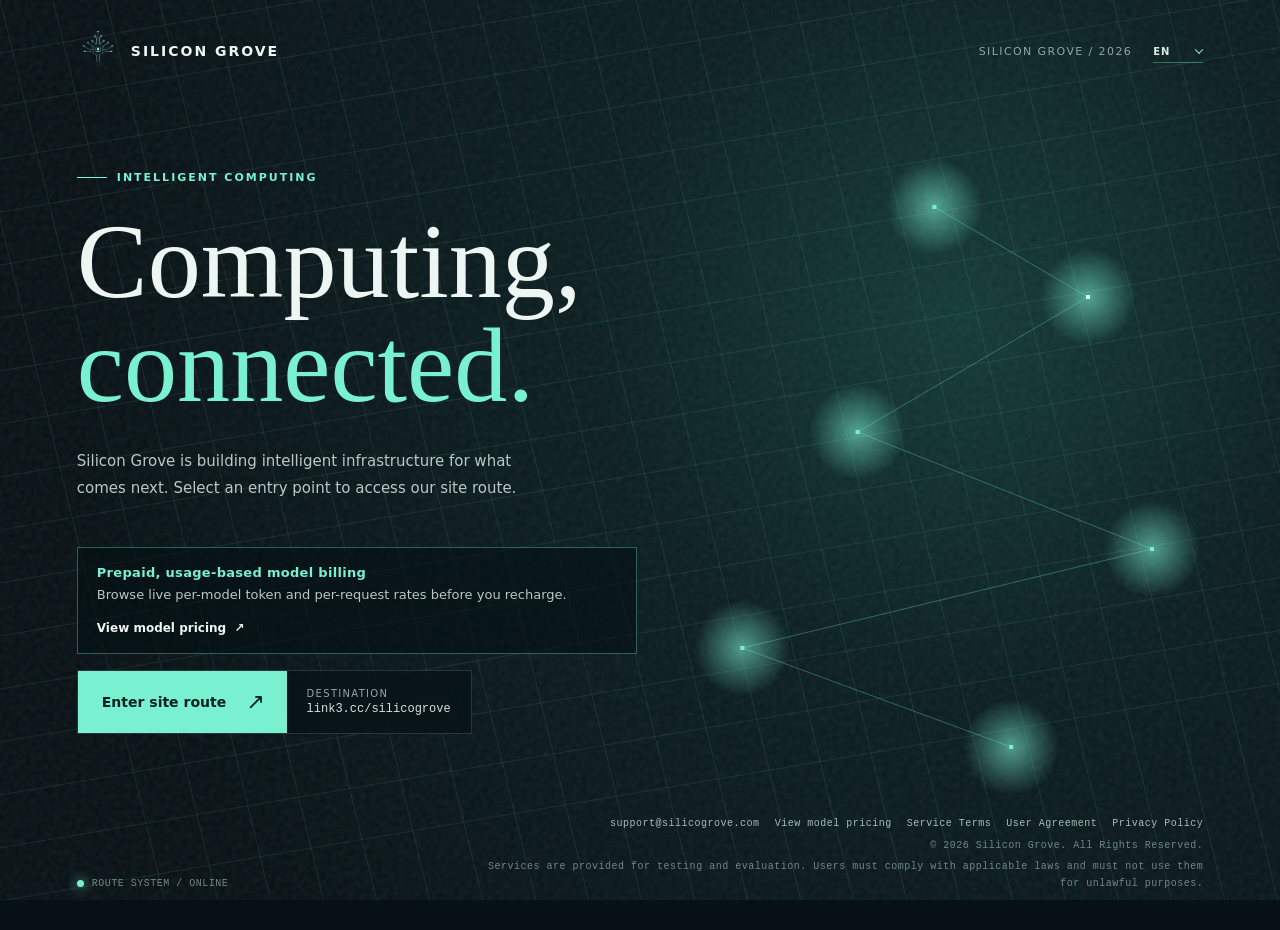
<file: index.html>
<!doctype html>
<html lang="en">
  <head>
    <meta charset="UTF-8" />
    <meta name="viewport" content="width=device-width, initial-scale=1" />
    <meta name="theme-color" content="#071014" />
    <link rel="icon" href="/favicon.png" type="image/png" />
    <meta
      name="description"
      content="Silicon Grove - a route to intelligent computing."
    />
    <title>Silicon Grove | Intelligent Computing</title>
    <style>
      :root {
        color-scheme: dark;
        --ink: #eef6f3;
        --quiet: #91a7a4;
        --line: rgba(200, 234, 226, 0.16);
        --aqua: #79f0d0;
        --deep: #071014;
      }

      * { box-sizing: border-box; }

      html, body { min-height: 100%; }

      body {
        margin: 0;
        overflow-x: hidden;
        color: var(--ink);
        background: var(--deep);
        font-family: Inter, "PingFang SC", "Microsoft YaHei", system-ui, sans-serif;
      }

      #field {
        position: fixed;
        inset: 0;
        width: 100%;
        height: 100%;
        z-index: -2;
      }

      .grain {
        position: fixed;
        inset: 0;
        z-index: -1;
        opacity: .3;
        pointer-events: none;
        background-image: url("data:image/svg+xml,%3Csvg viewBox='0 0 180 180' xmlns='http://www.w3.org/2000/svg'%3E%3Cfilter id='n'%3E%3CfeTurbulence type='fractalNoise' baseFrequency='.9' numOctaves='4' stitchTiles='stitch'/%3E%3C/filter%3E%3Crect width='100%25' height='100%25' filter='url(%23n)' opacity='.28'/%3E%3C/svg%3E");
      }

      .shell {
        min-height: 100svh;
        max-width: 1500px;
        margin: auto;
        padding: 30px clamp(24px, 6vw, 92px) 38px;
        display: grid;
        grid-template-rows: auto 1fr auto;
      }

      header { display: flex; align-items: center; justify-content: space-between; gap: 22px; }

      .mark { display: flex; align-items: center; gap: 12px; }

      .mark-icon {
        width: 42px;
        height: 42px;
        display: block;
        flex: 0 0 42px;
        object-fit: contain;
      }

      .mark-text { font-size: 14px; letter-spacing: 2px; font-weight: 600; }
      .header-tools { display: flex; align-items: center; gap: 21px; }
      .locale { color: var(--quiet); font-size: 11px; letter-spacing: 1.4px; }
      .language-picker { position: relative; }
      .language-picker::after { content: ""; position: absolute; right: 1px; top: 50%; width: 5px; height: 5px; border-right: 1px solid var(--aqua); border-bottom: 1px solid var(--aqua); transform: translateY(-70%) rotate(45deg); pointer-events: none; }
      .language-picker select { appearance: none; border: 0; border-bottom: 1px solid rgba(121, 240, 208, .38); border-radius: 0; padding: 5px 17px 5px 0; color: #d7e8e5; background: transparent; font: 600 10px/1 Inter, "PingFang SC", system-ui, sans-serif; letter-spacing: 1px; cursor: pointer; }
      .language-picker select:focus-visible { outline: 1px solid var(--aqua); outline-offset: 5px; }
      .language-picker option { color: var(--ink); background: #0b191c; }

      main { align-self: center; padding: 11vh 0 9vh; }

      .eyebrow {
        display: flex;
        align-items: center;
        gap: 10px;
        color: var(--aqua);
        margin-bottom: 25px;
        font-size: 11px;
        font-weight: 600;
        letter-spacing: 2px;
      }
      .eyebrow::before { content: ""; width: 30px; height: 1px; background: currentColor; }

      h1 {
        max-width: 850px;
        margin: 0;
        font-family: "Songti SC", "Noto Serif SC", Georgia, serif;
        font-size: clamp(52px, 8.3vw, 124px);
        font-weight: 500;
        line-height: .98;
        letter-spacing: 0;
      }
      h1 span { display: block; }
      h1 [data-i18n="headlineAccent"] { color: var(--aqua); }

      .sr-only { position: absolute; width: 1px; height: 1px; padding: 0; margin: -1px; overflow: hidden; clip: rect(0, 0, 0, 0); white-space: nowrap; border: 0; }

      .intro {
        max-width: 450px;
        margin: 31px 0 45px;
        color: #b8c8c5;
        font-size: 15px;
        line-height: 1.8;
      }

      .pricing-entry {
        width: min(100%, 560px);
        margin: 0 0 16px;
        padding: 17px 19px;
        border: 1px solid rgba(121, 240, 208, .34);
        background: rgba(5, 17, 20, .62);
      }
      .pricing-entry strong { display: block; color: var(--aqua); font-size: 13px; letter-spacing: .3px; }
      .pricing-entry p { margin: 4px 0 11px; color: #b8c8c5; font-size: 13px; line-height: 1.65; }
      .pricing-entry a { display: inline-flex; align-items: center; gap: 8px; color: var(--ink); font-size: 12px; font-weight: 700; text-decoration: none; }
      .pricing-entry a:hover { color: var(--aqua); }
      .pricing-entry a:focus-visible { outline: 2px solid var(--aqua); outline-offset: 4px; }

      .route {
        display: inline-flex;
        flex-wrap: wrap;
        align-items: stretch;
        border: 1px solid var(--line);
        background: rgba(5, 17, 20, .62);
        backdrop-filter: blur(12px);
      }

      .route a {
        min-height: 62px;
        display: flex;
        align-items: center;
        gap: 20px;
        padding: 0 22px 0 24px;
        color: #05211e;
        background: var(--aqua);
        text-decoration: none;
        font-size: 14px;
        font-weight: 700;
        transition: background .2s ease, transform .2s ease;
      }
      .route a:hover { background: #b8ffe9; }
      .route a:focus-visible { outline: 2px solid white; outline-offset: 3px; }
      .arrow { font-size: 22px; line-height: 1; font-weight: 400; }

      .route-meta {
        min-width: 180px;
        padding: 12px 20px;
        display: grid;
        align-content: center;
        gap: 3px;
      }
      .route-meta span { color: var(--quiet); font-size: 10px; letter-spacing: 1.3px; }
      .route-meta strong { font-family: ui-monospace, SFMono-Regular, Menlo, monospace; color: #d5e4e1; font-size: 12px; font-weight: 500; }

      footer { display: flex; justify-content: space-between; align-items: flex-end; gap: 24px; color: #718784; font-family: ui-monospace, SFMono-Regular, Menlo, monospace; font-size: 10px; line-height: 1.7; letter-spacing: .5px; }
      .status { display: flex; gap: 8px; align-items: center; }
      .status i { width: 7px; height: 7px; display: block; border-radius: 50%; background: var(--aqua); box-shadow: 0 0 12px var(--aqua); }
      .legal { max-width: 720px; text-align: right; }
      .legal p { margin: 0; }
      .legal p + p { margin-top: 4px; }
      .footer-links { margin-bottom: 5px; display: flex; flex-wrap: wrap; justify-content: flex-end; gap: 7px 15px; }
      .footer-links a { padding: 0; border: 0; color: #a7bbb7; background: none; font: inherit; letter-spacing: inherit; text-decoration: none; cursor: pointer; }
      .footer-links a:hover { color: var(--aqua); }
      .footer-links a:focus-visible { outline: 1px solid var(--aqua); outline-offset: 4px; }

      @media (max-width: 560px) {
        .shell { padding: 22px 22px 27px; }
        .locale { display: none; }
        .header-tools { gap: 0; }
        main { padding: 9vh 0; }
        h1 { font-size: clamp(48px, 15vw, 76px); }
        .intro { margin: 25px 0 36px; font-size: 14px; }
        .pricing-entry { margin-top: -12px; }
        .route { display: flex; width: 100%; }
        .route a { flex: 1 1 100%; justify-content: space-between; }
        .route-meta { flex: 1 1 100%; border-top: 1px solid var(--line); }
        footer { align-items: flex-start; flex-direction: column; gap: 10px; }
        .legal { max-width: none; text-align: left; }
        .footer-links { justify-content: flex-start; }
      }
    </style>
  </head>
  <body>
    <canvas id="field" aria-hidden="true"></canvas>
    <div class="grain" aria-hidden="true"></div>
    <div class="shell">
      <header>
        <div class="mark" aria-label="Silicon Grove">
          <img class="mark-icon" src="/assets/silicogrove-mark.png" alt="" />
          <span class="mark-text" data-i18n="brand">SILICON GROVE</span>
        </div>
        <div class="header-tools">
          <span class="locale">SILICON GROVE / 2026</span>
          <label class="language-picker">
            <span class="sr-only">Language</span>
            <select id="language" aria-label="Language selector">
              <option value="en">EN</option>
              <option value="zh-CN">简中</option>
              <option value="ja">日本語</option>
              <option value="es">ES</option>
              <option value="fr">FR</option>
              <option value="ru">RU</option>
              <option value="ko">한국어</option>
              <option value="zh-TW">繁中</option>
            </select>
          </label>
        </div>
      </header>

      <main>
        <div class="eyebrow" data-i18n="eyebrow">INTELLIGENT COMPUTING</div>
        <h1><span data-i18n="headline">Computing,</span><span data-i18n="headlineAccent">connected.</span></h1>
        <p class="intro" data-i18n="intro">Silicon Grove is building intelligent infrastructure for what comes next. Select an entry point to access our site route.</p>
        <aside class="pricing-entry" aria-label="Model pricing">
          <strong data-i18n="pricingTitle">Prepaid, usage-based model billing</strong>
          <p data-i18n="pricingDescription">Browse live per-model token and per-request rates before you recharge.</p>
          <a href="https://ai.silicogrove.com/pricing" target="_blank" rel="noopener noreferrer"><span data-i18n="pricingCta">View model pricing</span><span aria-hidden="true">&#8599;</span></a>
        </aside>
        <div class="route">
          <a id="route-link" href="https://link3.cc/silicogrove" target="_blank" rel="noopener noreferrer" aria-label="Enter Silicon Grove site route (opens in a new window)">
            <span data-i18n="cta">Enter site route</span><span class="arrow" aria-hidden="true">&#8599;</span>
          </a>
          <div class="route-meta">
            <span data-i18n="destination">DESTINATION</span>
            <strong>link3.cc/silicogrove</strong>
          </div>
        </div>
      </main>

      <footer>
        <div class="status"><i></i><span data-i18n="status">ROUTE SYSTEM / ONLINE</span></div>
        <div class="legal">
          <nav class="footer-links" aria-label="Legal and contact">
            <a href="mailto:support@silicogrove.com">support@silicogrove.com</a>
            <a href="https://ai.silicogrove.com/pricing" target="_blank" rel="noopener noreferrer" data-i18n="pricingCta">View model pricing</a>
            <a href="/service-terms.html" data-i18n="serviceTerms">Service Terms</a>
            <a href="/user-agreement.html" data-i18n="terms">User Agreement</a>
            <a href="/privacy-policy.html" data-i18n="privacy">Privacy Policy</a>
          </nav>
          <p data-i18n="copyright">&copy; 2026 Silicon Grove. All Rights Reserved.</p>
          <p data-i18n="disclaimer">Services are provided for testing and evaluation. Users must comply with applicable laws and must not use them for unlawful purposes.</p>
        </div>
      </footer>
    </div>
    <script>
      const translations = {
        en: { brand: 'SILICON GROVE', eyebrow: 'INTELLIGENT COMPUTING', headline: 'Computing,', headlineAccent: 'connected.', intro: 'Silicon Grove is building intelligent infrastructure for what comes next. Select an entry point to access our site route.', pricingTitle: 'Prepaid, usage-based model billing', pricingDescription: 'Browse live per-model token and per-request rates before you recharge.', pricingCta: 'View model pricing', cta: 'Enter site route', destination: 'DESTINATION', status: 'ROUTE SYSTEM / ONLINE', serviceTerms: 'Service Terms', terms: 'User Agreement', privacy: 'Privacy Policy', copyright: '© 2026 Silicon Grove. All Rights Reserved.', disclaimer: 'Services are provided for testing and evaluation. Users must comply with applicable laws and must not use them for unlawful purposes.', title: 'Silicon Grove | Intelligent Computing', description: 'Silicon Grove - a route to intelligent computing.', aria: 'Enter the Silicon Grove site route (opens in a new window)' },
        'zh-CN': { brand: '硅碳森林', eyebrow: 'INTELLIGENT COMPUTING', headline: '连接计算的', headlineAccent: '下一种可能', intro: '硅碳森林正在构建面向未来的智能基础设施。请选择入口，进入我们的站点路由。', pricingTitle: '先充值，按模型实际用量计费', pricingDescription: '购买前可查看每个模型按 Token 或按次计费的实时价格。', pricingCta: '查看模型定价', cta: '进入站点路由', destination: 'DESTINATION', status: 'ROUTE SYSTEM / ONLINE', serviceTerms: '服务条款', terms: '用户协议', privacy: '隐私政策', copyright: '© 2026 硅碳森林。保留所有权利。', disclaimer: '本站服务仅用于测试和体验。用户须遵守所在地适用法律法规，不得将服务用于任何违法用途。', title: '硅碳森林 | Silicon Grove', description: '硅碳森林 - 面向智能计算的站点路由。', aria: '进入硅碳森林站点路由（新窗口打开）' },
        ja: { brand: 'シリコン・グローブ', eyebrow: 'INTELLIGENT COMPUTING', headline: '計算をつなぐ、', headlineAccent: '次の可能性。', intro: 'Silicon Grove は、次代に向けたインテリジェント・インフラストラクチャを構築しています。入口を選択し、サイトルートへお進みください。', cta: 'サイトルートへ', destination: 'DESTINATION', status: 'ROUTE SYSTEM / ONLINE', serviceTerms: 'サービス利用規約', terms: '利用規約', privacy: 'プライバシーポリシー', copyright: '© 2026 Silicon Grove. All Rights Reserved.', disclaimer: '本サービスはテストおよび評価目的で提供されます。適用法令を遵守し、違法な目的で使用しないでください。', title: 'Silicon Grove | インテリジェント・コンピューティング', description: 'Silicon Grove - インテリジェント・コンピューティングへのルート。', aria: 'Silicon Grove のサイトルートへ進む（新しいウィンドウで開きます）' },
        es: { brand: 'SILICON GROVE', eyebrow: 'COMPUTACIÓN INTELIGENTE', headline: 'Conectar el', headlineAccent: 'cómputo.', intro: 'Silicon Grove construye infraestructura inteligente para el futuro. Elige un acceso para entrar a nuestra ruta del sitio.', cta: 'Entrar a la ruta', destination: 'DESTINO', status: 'SISTEMA DE RUTA / EN LÍNEA', serviceTerms: 'Términos del servicio', terms: 'Acuerdo de usuario', privacy: 'Política de privacidad', copyright: '© 2026 Silicon Grove. Todos los derechos reservados.', disclaimer: 'Los servicios se ofrecen para pruebas y evaluación. Los usuarios deben cumplir las leyes aplicables y no utilizarlos con fines ilícitos.', title: 'Silicon Grove | Computación inteligente', description: 'Silicon Grove - una ruta hacia la computación inteligente.', aria: 'Entrar a la ruta del sitio de Silicon Grove (se abre en una ventana nueva)' },
        fr: { brand: 'SILICON GROVE', eyebrow: 'INFORMATIQUE INTELLIGENTE', headline: 'Relier le', headlineAccent: 'calcul.', intro: 'Silicon Grove construit une infrastructure intelligente pour l’avenir. Sélectionnez une entrée pour accéder à notre itinéraire.', cta: 'Accéder au site', destination: 'DESTINATION', status: 'SYSTÈME DE ROUTAGE / EN LIGNE', serviceTerms: 'Conditions de service', terms: 'Conditions d’utilisation', privacy: 'Politique de confidentialité', copyright: '© 2026 Silicon Grove. Tous droits réservés.', disclaimer: 'Les services sont fournis à des fins de test et d’évaluation. Les utilisateurs doivent respecter les lois applicables et ne pas les utiliser à des fins illicites.', title: 'Silicon Grove | Informatique intelligente', description: 'Silicon Grove - une voie vers l’informatique intelligente.', aria: 'Accéder à l’itinéraire du site Silicon Grove (s’ouvre dans une nouvelle fenêtre)' },
        ru: { brand: 'SILICON GROVE', eyebrow: 'ИНТЕЛЛЕКТУАЛЬНЫЕ ВЫЧИСЛЕНИЯ', headline: 'Соединяя', headlineAccent: 'вычисления.', intro: 'Silicon Grove создаёт интеллектуальную инфраструктуру для будущего. Выберите вход, чтобы перейти к маршруту сайта.', cta: 'Перейти к сайту', destination: 'НАЗНАЧЕНИЕ', status: 'СИСТЕМА МАРШРУТИЗАЦИИ / В СЕТИ', serviceTerms: 'Условия обслуживания', terms: 'Пользовательское соглашение', privacy: 'Политика конфиденциальности', copyright: '© 2026 Silicon Grove. Все права защищены.', disclaimer: 'Сервисы предоставляются для тестирования и оценки. Пользователи обязаны соблюдать применимое законодательство и не использовать их в незаконных целях.', title: 'Silicon Grove | Интеллектуальные вычисления', description: 'Silicon Grove — маршрут к интеллектуальным вычислениям.', aria: 'Перейти к маршруту сайта Silicon Grove (откроется в новом окне)' },
        ko: { brand: '실리콘 그로브', eyebrow: 'INTELLIGENT COMPUTING', headline: '컴퓨팅을 잇는', headlineAccent: '다음 가능성.', intro: 'Silicon Grove는 미래를 위한 지능형 인프라를 구축합니다. 입구를 선택해 사이트 경로로 이동하세요.', cta: '사이트 경로로 이동', destination: 'DESTINATION', status: 'ROUTE SYSTEM / ONLINE', serviceTerms: '서비스 약관', terms: '이용약관', privacy: '개인정보 처리방침', copyright: '© 2026 Silicon Grove. All Rights Reserved.', disclaimer: '서비스는 테스트 및 평가 목적으로 제공됩니다. 사용자는 관련 법률을 준수하고 불법적인 목적으로 사용해서는 안 됩니다.', title: 'Silicon Grove | 지능형 컴퓨팅', description: 'Silicon Grove - 지능형 컴퓨팅을 향한 경로.', aria: 'Silicon Grove 사이트 경로로 이동 (새 창에서 열림)' },
        'zh-TW': { brand: '矽碳森林', eyebrow: 'INTELLIGENT COMPUTING', headline: '連結運算的', headlineAccent: '下一種可能', intro: '矽碳森林正在建構面向未來的智慧基礎設施。請選擇入口，進入我們的站點路由。', cta: '進入站點路由', destination: 'DESTINATION', status: 'ROUTE SYSTEM / ONLINE', serviceTerms: '服務條款', terms: '使用者協議', privacy: '隱私政策', copyright: '© 2026 矽碳森林。保留所有權利。', disclaimer: '本站服務僅供測試與體驗。使用者須遵守所在地適用法律，不得將服務用於任何違法用途。', title: '矽碳森林 | Silicon Grove', description: '矽碳森林 - 面向智慧運算的站點路由。', aria: '進入矽碳森林站點路由（新視窗開啟）' }
      };

      const legalTranslations = {
        en: {
          close: 'Close',
          termsTitle: 'User Agreement',
          termsBody: [
            'Effective date: August 8, 2026. By accessing or using Silicon Grove services, you agree to this User Agreement. If you do not agree, please do not use the services.',
            'Permitted use. You may use the services only for lawful testing, evaluation, learning, and other authorized purposes. You must not abuse the services, interfere with their operation, bypass access controls, infringe intellectual property or privacy rights, or create, distribute, or facilitate unlawful or harmful content.',
            'Third-party services. The site may link to or rely on third-party services. Their availability, content, and practices are controlled by their respective providers and are subject to their own terms and policies.',
            'Availability and liability. Services are provided “as is” and “as available” without warranties to the extent permitted by law. Silicon Grove does not guarantee uninterrupted or error-free operation and is not liable for indirect, incidental, or consequential losses arising from use of the services.',
            'Changes and contact. We may update the services or this Agreement when reasonably necessary. Continued use after an update constitutes acceptance of the revised terms. Questions may be sent to support@silicogrove.com.'
          ],
          privacyTitle: 'Privacy Policy',
          privacyBody: [
            'Effective date: August 8, 2026. This Privacy Policy explains how Silicon Grove handles information when you visit this site or contact us.',
            'Information we process. We may receive information you voluntarily provide by email. Our hosting and security providers may process basic technical data such as IP address, browser type, request time, referring page, and diagnostic logs. This site stores your selected language locally in your browser.',
            'How information is used. We use information to operate and secure the site, respond to inquiries, prevent abuse, diagnose problems, comply with legal obligations, and improve the services. We do not sell personal information.',
            'Sharing and retention. Information may be shared with service providers that support hosting, security, and communications, or when required by law. We retain information only as long as reasonably necessary for these purposes and then delete or anonymize it where practical.',
            'Your choices and contact. You can clear the saved language preference through your browser settings. Subject to applicable law, you may request access, correction, or deletion of personal information by contacting support@silicogrove.com.'
          ]
        },
        'zh-CN': {
          close: '关闭',
          termsTitle: '用户协议',
          termsBody: [
            '生效日期：2026年8月8日。访问或使用硅碳森林服务即表示您同意本用户协议；如您不同意，请停止使用相关服务。',
            '允许的用途。您只能将服务用于合法的测试、体验、学习及其他已获授权的目的。您不得滥用服务、干扰服务运行、绕过访问控制、侵犯知识产权或隐私权，也不得制作、传播或协助任何违法或有害内容。',
            '第三方服务。本站可能链接或依赖第三方服务，其可用性、内容及处理方式由相应服务商负责，并适用其各自的条款和政策。',
            '可用性与责任。服务在法律允许的范围内按“现状”和“可用状态”提供，不作任何保证。硅碳森林不保证服务不间断或无错误，对因使用服务产生的间接、附带或后果性损失不承担责任。',
            '变更与联系。我们可在合理必要时更新服务或本协议；更新后继续使用即视为接受修订内容。如有问题，请联系 support@silicogrove.com。'
          ],
          privacyTitle: '隐私政策',
          privacyBody: [
            '生效日期：2026年8月8日。本隐私政策说明您访问本站或联系我们时，硅碳森林如何处理相关信息。',
            '我们处理的信息。我们可能收到您通过电子邮件主动提供的信息。托管与安全服务商可能处理IP地址、浏览器类型、请求时间、来源页面及诊断日志等基本技术数据。本站还会在您的浏览器本地保存所选语言。',
            '信息用途。我们使用相关信息来运营和保护网站、回复咨询、防止滥用、排查故障、履行法律义务及改进服务。我们不会出售个人信息。',
            '共享与保存。信息可能会提供给支持托管、安全和通信的服务商，或在法律要求时予以披露。我们仅在实现上述目的所合理需要的期限内保存信息，之后会在可行情况下删除或匿名化。',
            '您的选择与联系。您可通过浏览器设置清除已保存的语言偏好。依适用法律，您可联系 support@silicogrove.com 请求访问、更正或删除个人信息。'
          ]
        },
        ja: {
          close: '閉じる',
          termsTitle: '利用規約',
          termsBody: [
            '発効日：2026年8月8日。Silicon Grove のサービスにアクセスまたは利用することにより、本利用規約に同意したものとみなされます。同意しない場合は利用しないでください。',
            '許可される利用。本サービスは、合法的なテスト、評価、学習および承認された目的にのみ利用できます。サービスの悪用、運営妨害、アクセス制御の回避、知的財産権・プライバシー権の侵害、違法または有害なコンテンツの作成・配布は禁止します。',
            '第三者サービス。本サイトは第三者サービスへのリンクまたは依存を含む場合があります。その可用性、内容および取扱いには各提供者の規約とポリシーが適用されます。',
            '可用性と責任。法令で認められる範囲で、サービスは「現状有姿」かつ「提供可能な状態」で提供されます。中断やエラーがないことを保証せず、利用に起因する間接的・付随的・結果的損害について責任を負いません。',
            '変更と連絡。合理的に必要な場合、サービスまたは本規約を更新することがあります。更新後の継続利用は改定への同意を意味します。お問い合わせは support@silicogrove.com までお願いします。'
          ],
          privacyTitle: 'プライバシーポリシー',
          privacyBody: [
            '発効日：2026年8月8日。本ポリシーは、本サイトの訪問またはお問い合わせの際に Silicon Grove が情報を取り扱う方法を説明します。',
            '取り扱う情報。メールで任意に提供された情報を受領する場合があります。ホスティングおよびセキュリティ事業者は、IPアドレス、ブラウザ種別、リクエスト時刻、参照元、診断ログ等を処理する場合があります。選択した言語はブラウザ内に保存されます。',
            '利用目的。サイトの運営・保護、問い合わせ対応、不正利用防止、障害調査、法的義務の履行およびサービス改善のために使用します。個人情報を販売することはありません。',
            '共有と保存。ホスティング、セキュリティ、通信を支援する事業者、または法令に基づく場合に情報を共有することがあります。必要な期間のみ保持し、その後は可能な範囲で削除または匿名化します。',
            '選択と連絡。ブラウザ設定から言語設定を削除できます。適用法令に基づくアクセス、訂正または削除の請求は support@silicogrove.com までご連絡ください。'
          ]
        },
        es: {
          close: 'Cerrar',
          termsTitle: 'Acuerdo de usuario',
          termsBody: [
            'Fecha de entrada en vigor: 8 de agosto de 2026. Al acceder o utilizar los servicios de Silicon Grove, aceptas este Acuerdo. Si no estás de acuerdo, no utilices los servicios.',
            'Uso permitido. Solo puedes utilizar los servicios para pruebas, evaluación, aprendizaje y otros fines autorizados y legales. No debes abusar de los servicios, interferir en su funcionamiento, eludir controles de acceso, infringir derechos ni crear o distribuir contenido ilegal o perjudicial.',
            'Servicios de terceros. El sitio puede enlazar o depender de servicios de terceros. Su disponibilidad, contenido y prácticas están bajo el control de sus proveedores y sujetos a sus propios términos y políticas.',
            'Disponibilidad y responsabilidad. Los servicios se ofrecen “tal cual” y “según disponibilidad”, sin garantías en la medida permitida por la ley. No garantizamos un funcionamiento ininterrumpido o libre de errores ni respondemos por pérdidas indirectas o consecuentes.',
            'Cambios y contacto. Podemos actualizar los servicios o este Acuerdo cuando sea razonablemente necesario. El uso continuado implica la aceptación de los términos revisados. Contacto: support@silicogrove.com.'
          ],
          privacyTitle: 'Política de privacidad',
          privacyBody: [
            'Fecha de entrada en vigor: 8 de agosto de 2026. Esta Política explica cómo Silicon Grove trata la información cuando visitas el sitio o nos contactas.',
            'Información tratada. Podemos recibir la información que envíes voluntariamente por correo. Los proveedores de alojamiento y seguridad pueden tratar datos técnicos como dirección IP, navegador, hora de solicitud, página de referencia y registros de diagnóstico. El idioma elegido se guarda localmente en tu navegador.',
            'Uso de la información. La utilizamos para operar y proteger el sitio, responder consultas, prevenir abusos, diagnosticar problemas, cumplir obligaciones legales y mejorar los servicios. No vendemos información personal.',
            'Cesión y conservación. Podemos compartir información con proveedores de alojamiento, seguridad y comunicaciones, o cuando la ley lo exija. La conservamos solo durante el tiempo razonablemente necesario y después la eliminamos o anonimizamos cuando sea posible.',
            'Opciones y contacto. Puedes borrar el idioma guardado desde el navegador. Según la ley aplicable, puedes solicitar acceso, corrección o eliminación escribiendo a support@silicogrove.com.'
          ]
        },
        fr: {
          close: 'Fermer',
          termsTitle: 'Conditions d’utilisation',
          termsBody: [
            'Date d’entrée en vigueur : 8 août 2026. En accédant aux services Silicon Grove ou en les utilisant, vous acceptez les présentes Conditions. Si vous les refusez, veuillez ne pas utiliser les services.',
            'Utilisation autorisée. Les services sont réservés aux tests, à l’évaluation, à l’apprentissage et à d’autres finalités légales autorisées. Il est interdit d’en abuser, d’en perturber le fonctionnement, de contourner les contrôles d’accès, de violer des droits ou de créer et diffuser des contenus illégaux ou préjudiciables.',
            'Services tiers. Le site peut contenir des liens vers des services tiers ou s’appuyer sur eux. Leur disponibilité, leur contenu et leurs pratiques relèvent de leurs fournisseurs et de leurs propres conditions et politiques.',
            'Disponibilité et responsabilité. Les services sont fournis « en l’état » et « selon disponibilité », sans garantie dans les limites autorisées par la loi. Nous ne garantissons pas un fonctionnement continu ou sans erreur et déclinons toute responsabilité pour les pertes indirectes ou consécutives.',
            'Modifications et contact. Nous pouvons mettre à jour les services ou ces Conditions lorsque cela est raisonnablement nécessaire. La poursuite de l’utilisation vaut acceptation. Contact : support@silicogrove.com.'
          ],
          privacyTitle: 'Politique de confidentialité',
          privacyBody: [
            'Date d’entrée en vigueur : 8 août 2026. Cette Politique explique comment Silicon Grove traite les informations lorsque vous consultez ce site ou nous contactez.',
            'Informations traitées. Nous pouvons recevoir les informations envoyées volontairement par e-mail. Nos prestataires d’hébergement et de sécurité peuvent traiter des données techniques telles que l’adresse IP, le navigateur, l’heure de requête, la page référente et les journaux de diagnostic. La langue choisie est enregistrée localement dans votre navigateur.',
            'Utilisation. Nous utilisons ces informations pour exploiter et sécuriser le site, répondre aux demandes, prévenir les abus, diagnostiquer les problèmes, respecter nos obligations légales et améliorer les services. Nous ne vendons pas les données personnelles.',
            'Partage et conservation. Les informations peuvent être partagées avec nos prestataires d’hébergement, de sécurité et de communication, ou lorsque la loi l’exige. Elles sont conservées uniquement pendant la durée raisonnablement nécessaire, puis supprimées ou anonymisées lorsque cela est possible.',
            'Vos choix et contact. Vous pouvez supprimer la langue enregistrée dans les réglages du navigateur. Selon la loi applicable, vous pouvez demander l’accès, la rectification ou la suppression à support@silicogrove.com.'
          ]
        },
        ru: {
          close: 'Закрыть',
          termsTitle: 'Пользовательское соглашение',
          termsBody: [
            'Дата вступления в силу: 8 августа 2026 г. Используя сервисы Silicon Grove, вы принимаете настоящее Соглашение. Если вы не согласны с ним, не используйте сервисы.',
            'Разрешённое использование. Сервисы можно использовать только для законного тестирования, оценки, обучения и иных разрешённых целей. Запрещены злоупотребление сервисами, вмешательство в их работу, обход контроля доступа, нарушение прав и создание или распространение незаконного либо вредоносного контента.',
            'Сторонние сервисы. Сайт может содержать ссылки на сторонние сервисы или зависеть от них. Их доступность, содержание и правила определяются соответствующими поставщиками и регулируются их условиями и политиками.',
            'Доступность и ответственность. Сервисы предоставляются «как есть» и «по мере доступности» без гарантий в пределах, допускаемых законом. Мы не гарантируем непрерывную или безошибочную работу и не отвечаем за косвенные или последующие убытки.',
            'Изменения и связь. При разумной необходимости мы можем обновлять сервисы или Соглашение. Продолжение использования означает принятие изменений. Вопросы: support@silicogrove.com.'
          ],
          privacyTitle: 'Политика конфиденциальности',
          privacyBody: [
            'Дата вступления в силу: 8 августа 2026 г. Настоящая Политика объясняет, как Silicon Grove обрабатывает информацию при посещении сайта или обращении к нам.',
            'Обрабатываемая информация. Мы можем получать данные, добровольно отправленные по электронной почте. Поставщики хостинга и безопасности могут обрабатывать IP-адрес, тип браузера, время запроса, страницу-источник и диагностические журналы. Выбранный язык сохраняется локально в браузере.',
            'Цели использования. Информация используется для работы и защиты сайта, ответа на обращения, предотвращения злоупотреблений, диагностики, исполнения юридических обязанностей и улучшения сервисов. Мы не продаём персональные данные.',
            'Передача и хранение. Информация может передаваться поставщикам хостинга, безопасности и связи либо раскрываться по требованию закона. Она хранится только разумно необходимый срок, после чего удаляется или обезличивается, когда это возможно.',
            'Ваши права и связь. Языковые настройки можно удалить в браузере. В соответствии с применимым законом запросы на доступ, исправление или удаление можно направить на support@silicogrove.com.'
          ]
        },
        ko: {
          close: '닫기',
          termsTitle: '이용약관',
          termsBody: [
            '시행일: 2026년 8월 8일. Silicon Grove 서비스에 접속하거나 이용하면 본 약관에 동의한 것으로 간주됩니다. 동의하지 않는 경우 서비스를 이용하지 마십시오.',
            '허용된 이용. 서비스는 합법적인 테스트, 평가, 학습 및 승인된 목적으로만 사용할 수 있습니다. 서비스 남용, 운영 방해, 접근 통제 우회, 지식재산권 또는 개인정보 침해, 불법 또는 유해 콘텐츠의 제작과 배포는 금지됩니다.',
            '제3자 서비스. 사이트는 제3자 서비스로 연결되거나 이에 의존할 수 있습니다. 해당 서비스의 가용성, 콘텐츠 및 처리 방식에는 각 제공자의 약관과 정책이 적용됩니다.',
            '가용성 및 책임. 법률이 허용하는 범위에서 서비스는 “있는 그대로” 및 “이용 가능한 상태로” 제공됩니다. 중단이나 오류가 없음을 보장하지 않으며, 서비스 이용으로 인한 간접적 또는 결과적 손실에 책임을 지지 않습니다.',
            '변경 및 문의. 합리적으로 필요한 경우 서비스 또는 약관을 변경할 수 있습니다. 변경 후 계속 이용하면 개정 약관에 동의한 것으로 간주됩니다. 문의: support@silicogrove.com.'
          ],
          privacyTitle: '개인정보 처리방침',
          privacyBody: [
            '시행일: 2026년 8월 8일. 본 방침은 사이트 방문 또는 문의 시 Silicon Grove가 정보를 처리하는 방식을 설명합니다.',
            '처리 정보. 이메일로 자발적으로 제공한 정보를 받을 수 있습니다. 호스팅 및 보안 제공자는 IP 주소, 브라우저 유형, 요청 시간, 유입 페이지 및 진단 로그 등의 기술 정보를 처리할 수 있습니다. 선택한 언어는 브라우저에 로컬로 저장됩니다.',
            '이용 목적. 사이트 운영과 보호, 문의 답변, 악용 방지, 문제 진단, 법적 의무 준수 및 서비스 개선을 위해 사용합니다. 개인정보를 판매하지 않습니다.',
            '공유 및 보관. 호스팅, 보안, 통신 제공자와 정보를 공유하거나 법률상 요구되는 경우 공개할 수 있습니다. 목적에 합리적으로 필요한 기간만 보관한 뒤 가능한 경우 삭제하거나 익명화합니다.',
            '선택 및 문의. 브라우저 설정에서 저장된 언어를 삭제할 수 있습니다. 관련 법률에 따른 열람, 정정 또는 삭제 요청은 support@silicogrove.com으로 보내주십시오.'
          ]
        },
        'zh-TW': {
          close: '關閉',
          termsTitle: '使用者協議',
          termsBody: [
            '生效日期：2026年8月8日。存取或使用矽碳森林服務即表示您同意本使用者協議；如不同意，請停止使用相關服務。',
            '允許用途。您僅可將服務用於合法的測試、體驗、學習及其他獲授權目的。不得濫用服務、干擾運作、規避存取控制、侵害智慧財產權或隱私權，也不得製作、散布或協助任何違法或有害內容。',
            '第三方服務。本站可能連結或依賴第三方服務，其可用性、內容及處理方式由相應供應商負責，並適用其各自的條款與政策。',
            '可用性與責任。服務在法律允許範圍內依「現況」與「可用狀態」提供，不作任何保證。矽碳森林不保證服務不中斷或無錯誤，對使用服務所生的間接、附帶或衍生損失不負責任。',
            '變更與聯絡。我們可在合理必要時更新服務或本協議；更新後繼續使用即視為接受修訂內容。如有問題，請聯絡 support@silicogrove.com。'
          ],
          privacyTitle: '隱私政策',
          privacyBody: [
            '生效日期：2026年8月8日。本隱私政策說明您造訪本站或聯絡我們時，矽碳森林如何處理相關資訊。',
            '我們處理的資訊。我們可能收到您透過電子郵件主動提供的資訊。託管與安全服務商可能處理IP位址、瀏覽器類型、請求時間、來源頁面及診斷紀錄等基本技術資料。本站亦會在瀏覽器本機儲存所選語言。',
            '資訊用途。我們使用相關資訊來營運與保護網站、回覆詢問、防止濫用、排查問題、履行法律義務及改善服務。我們不會出售個人資訊。',
            '分享與保存。資訊可能提供給支援託管、安全和通訊的服務商，或在法律要求時揭露。我們僅在實現上述目的所合理需要的期間保存資訊，之後會在可行情況下刪除或匿名化。',
            '您的選擇與聯絡。您可透過瀏覽器設定清除已儲存的語言偏好。依適用法律，您可聯絡 support@silicogrove.com 請求存取、更正或刪除個人資訊。'
          ]
        }
      };

      const languageSelect = document.getElementById('language');
      const routeLink = document.getElementById('route-link');
      const initialLanguage = localStorage.getItem('silicon-grove-language') || 'en';
      let currentLanguage = translations[initialLanguage] ? initialLanguage : 'en';

      function setLanguage(language) {
        currentLanguage = translations[language] ? language : 'en';
        const content = translations[currentLanguage];
        document.documentElement.lang = currentLanguage;
        document.title = content.title;
        document.querySelector('meta[name="description"]').content = content.description;
        document.querySelectorAll('[data-i18n]').forEach((element) => {
          element.textContent = content[element.dataset.i18n] ?? translations.en[element.dataset.i18n];
        });
        routeLink.setAttribute('aria-label', content.aria);
        languageSelect.value = currentLanguage;
        localStorage.setItem('silicon-grove-language', currentLanguage);
      }

      languageSelect.addEventListener('change', (event) => setLanguage(event.target.value));
      setLanguage(initialLanguage);

      const canvas = document.getElementById('field');
      const ctx = canvas.getContext('2d');
      let width, height, dpr;

      function draw() {
        dpr = Math.min(window.devicePixelRatio || 1, 2);
        width = window.innerWidth;
        height = window.innerHeight;
        canvas.width = width * dpr;
        canvas.height = height * dpr;
        canvas.style.width = width + 'px';
        canvas.style.height = height + 'px';
        ctx.setTransform(dpr, 0, 0, dpr, 0, 0);
        const gradient = ctx.createRadialGradient(width * .75, height * .35, 0, width * .75, height * .35, Math.max(width, height) * .7);
        gradient.addColorStop(0, '#123a36');
        gradient.addColorStop(.42, '#0a1d20');
        gradient.addColorStop(1, '#071014');
        ctx.fillStyle = gradient;
        ctx.fillRect(0, 0, width, height);

        const spacing = Math.max(48, Math.round(width / 24));
        ctx.strokeStyle = 'rgba(139, 223, 204, 0.10)';
        ctx.lineWidth = 1;
        for (let x = -spacing; x < width + spacing; x += spacing) {
          ctx.beginPath(); ctx.moveTo(x, 0); ctx.lineTo(x + width * .17, height); ctx.stroke();
        }
        for (let y = 0; y < height + spacing; y += spacing) {
          ctx.beginPath(); ctx.moveTo(0, y); ctx.lineTo(width, y - width * .17); ctx.stroke();
        }

        const nodes = [ [.73,.23], [.85,.33], [.67,.48], [.9,.61], [.58,.72], [.79,.83] ];
        ctx.strokeStyle = 'rgba(121, 240, 208, .32)';
        ctx.lineWidth = 1;
        for (let i = 0; i < nodes.length - 1; i++) {
          ctx.beginPath(); ctx.moveTo(nodes[i][0] * width, nodes[i][1] * height); ctx.lineTo(nodes[i + 1][0] * width, nodes[i + 1][1] * height); ctx.stroke();
        }
        nodes.forEach(([x, y], i) => {
          const px = x * width, py = y * height;
          const glow = ctx.createRadialGradient(px, py, 0, px, py, 48);
          glow.addColorStop(0, 'rgba(121, 240, 208, .6)'); glow.addColorStop(1, 'rgba(121, 240, 208, 0)');
          ctx.fillStyle = glow; ctx.fillRect(px - 48, py - 48, 96, 96);
          ctx.fillStyle = i === 1 ? '#d9fff4' : '#79f0d0'; ctx.fillRect(px - 2, py - 2, 4, 4);
        });
      }
      draw();
      window.addEventListener('resize', draw, { passive: true });
    </script>
  </body>
</html>
</file>
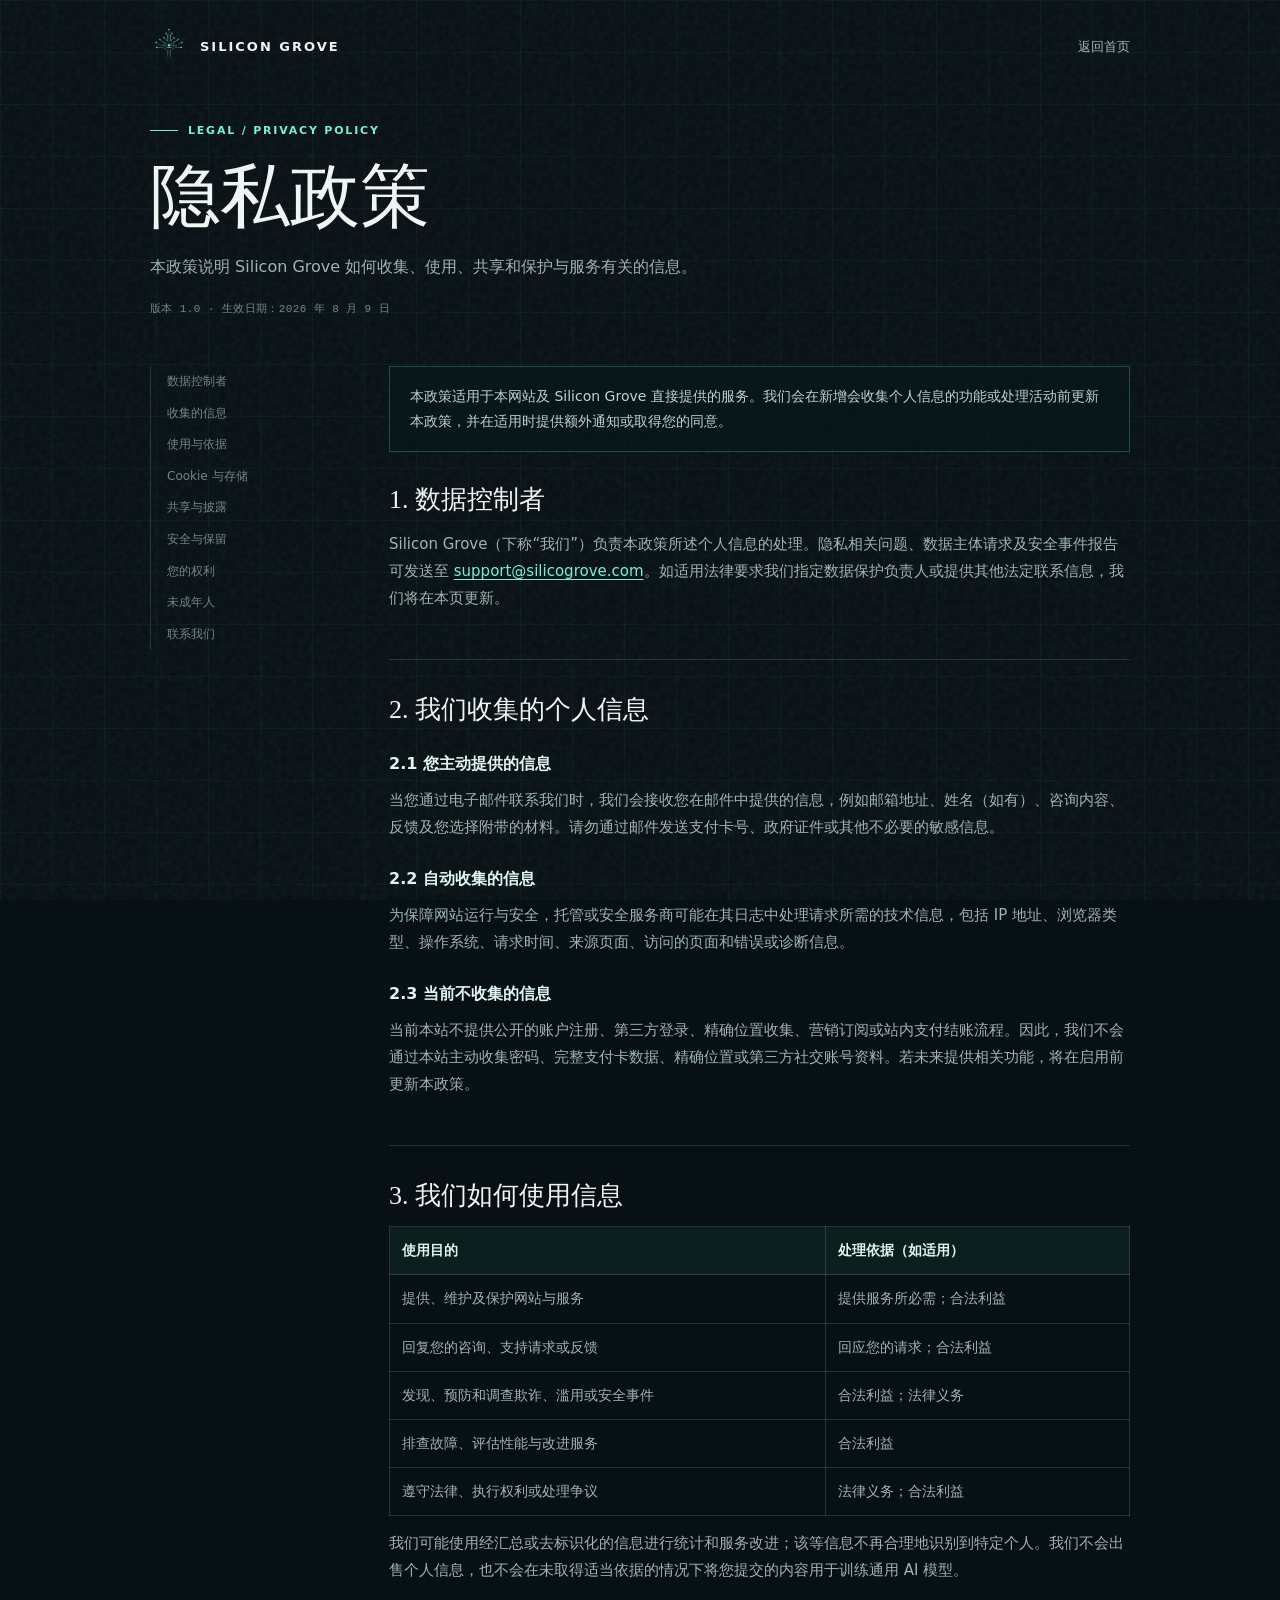
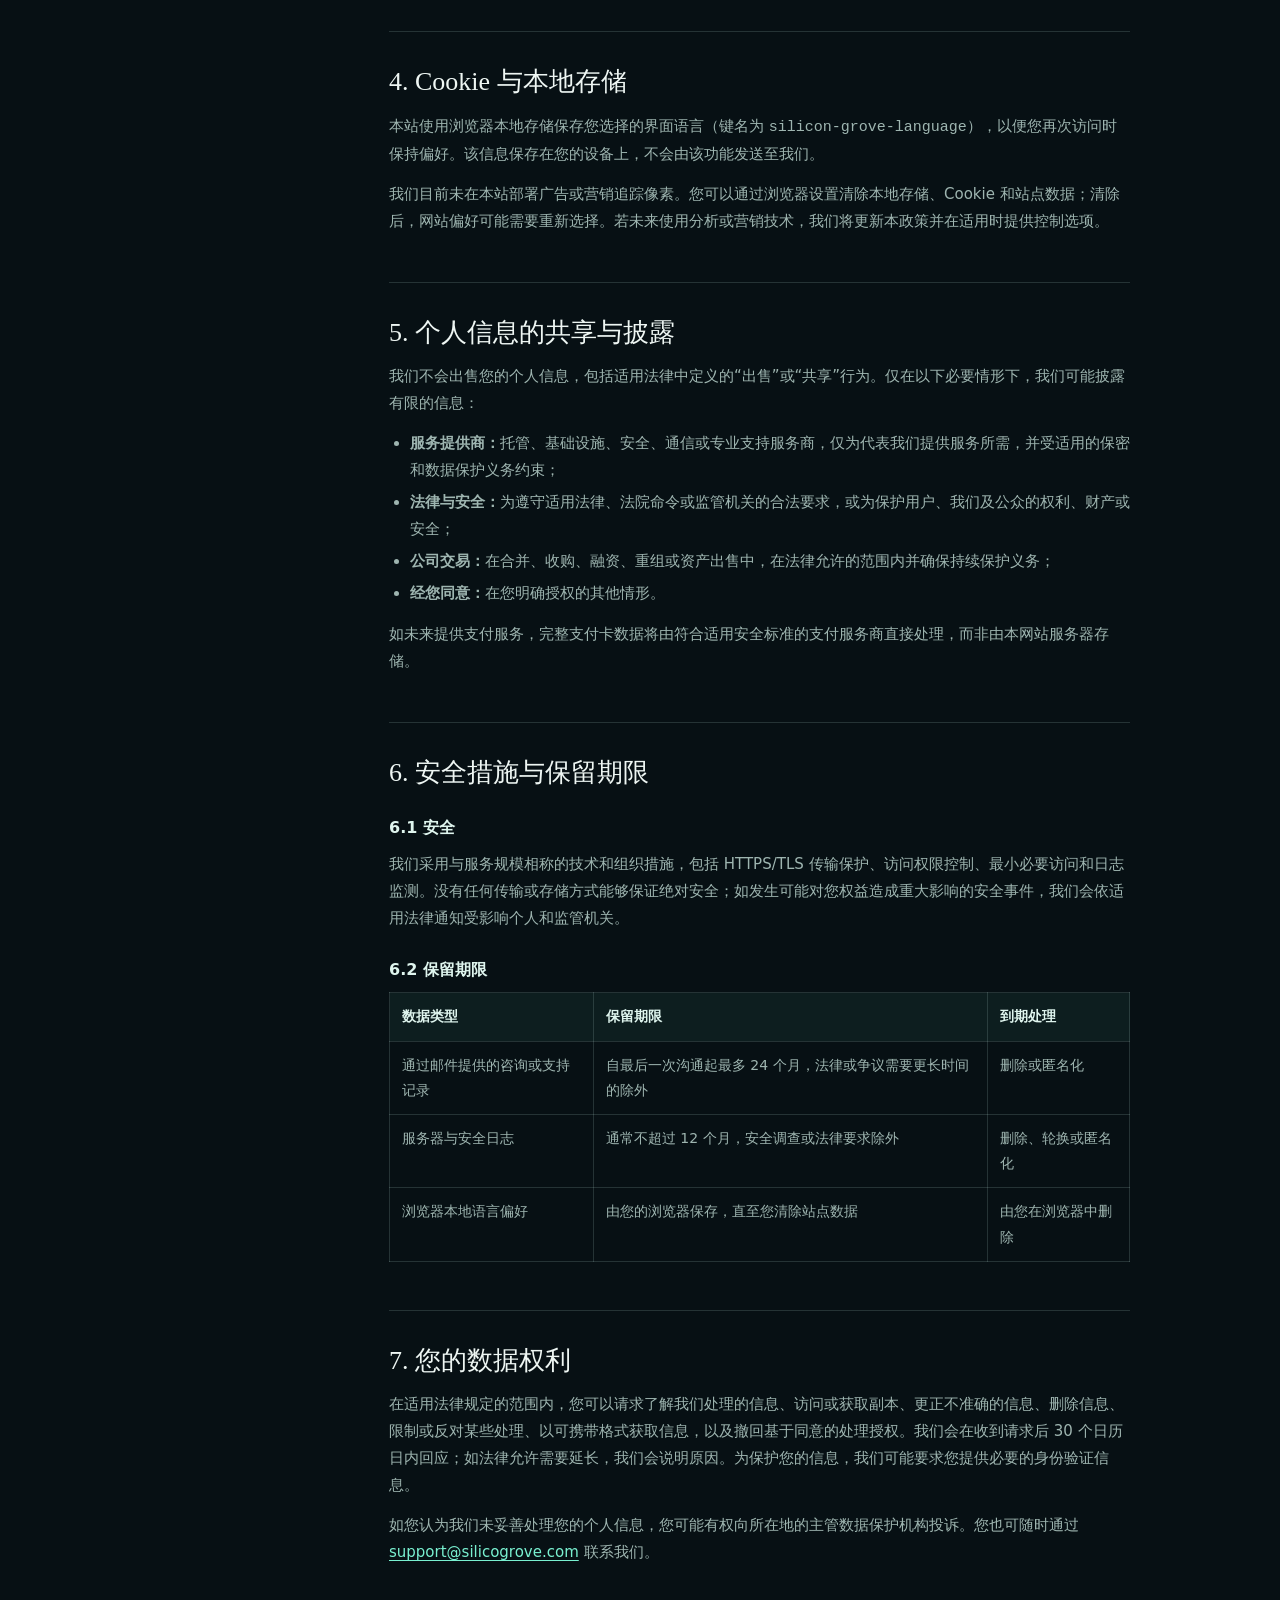
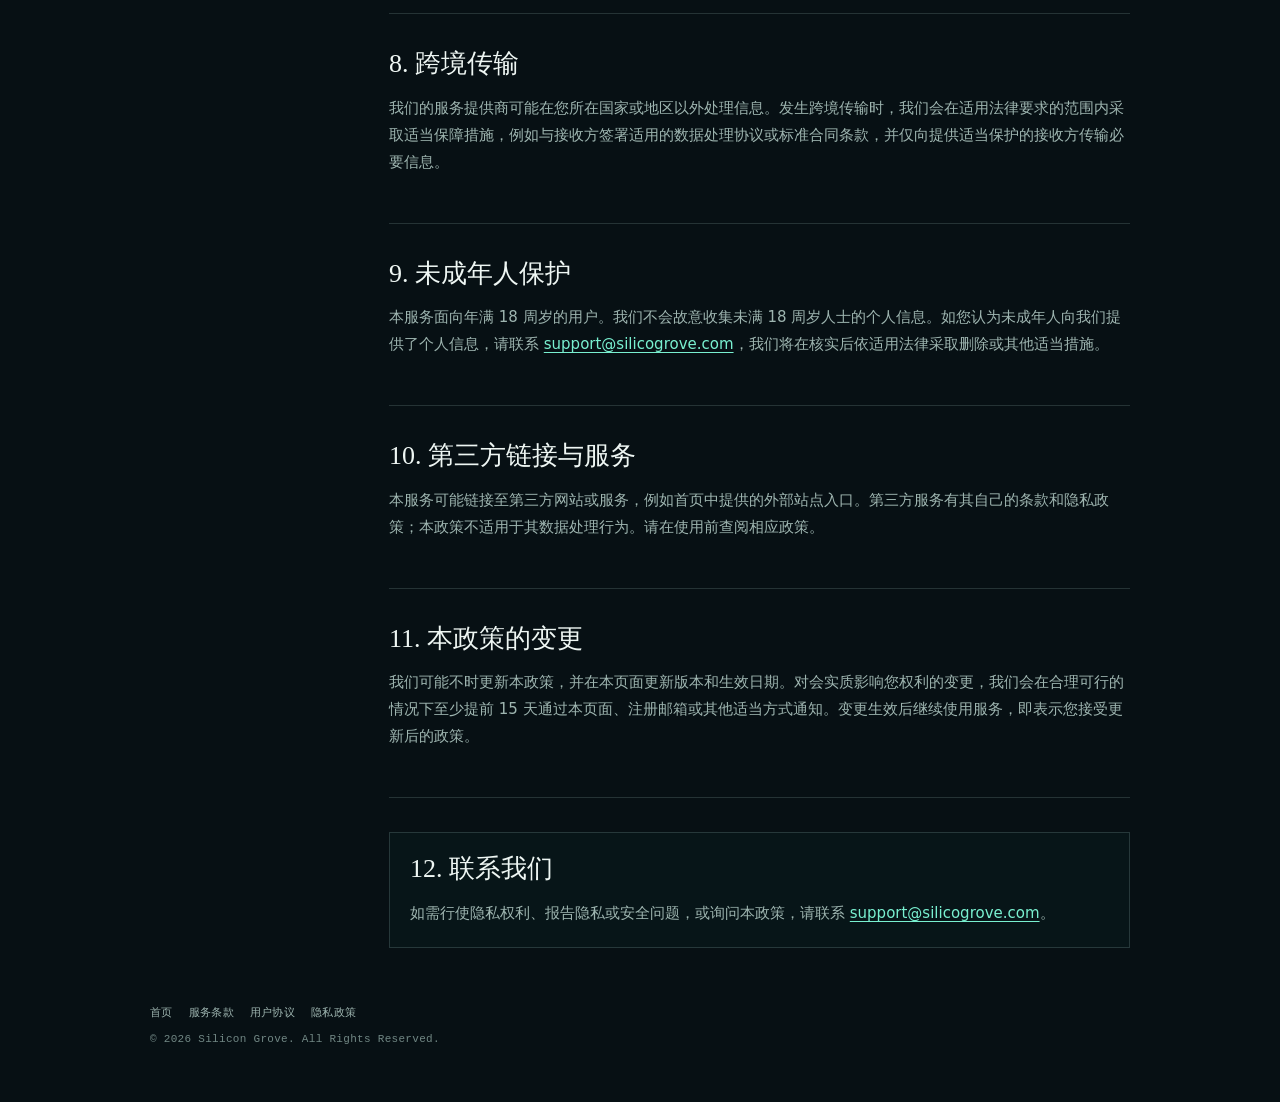
<file: privacy-policy.html>
<!doctype html>
<html lang="zh-CN">
  <head><meta charset="UTF-8" /><meta name="viewport" content="width=device-width, initial-scale=1" /><meta name="theme-color" content="#071014" /><meta name="description" content="Silicon Grove 隐私政策" /><link rel="icon" href="/favicon.png" type="image/png" /><link rel="stylesheet" href="/legal.css" /><title>隐私政策 | Silicon Grove</title></head>
  <body><div class="field" aria-hidden="true"></div><div class="grain" aria-hidden="true"></div><div class="shell">
    <header><a class="brand" href="/"><img src="/assets/silicogrove-mark.png" alt="" /><span>SILICON GROVE</span></a><a class="back" href="/">返回首页</a></header>
    <main><section class="hero"><p class="eyebrow">LEGAL / PRIVACY POLICY</p><h1>隐私政策</h1><p class="lede">本政策说明 Silicon Grove 如何收集、使用、共享和保护与服务有关的信息。</p><p class="meta">版本 1.0 · 生效日期：2026 年 8 月 9 日</p></section>
      <div class="layout"><nav class="toc" aria-label="隐私政策目录"><a href="#controller">数据控制者</a><a href="#collect">收集的信息</a><a href="#use">使用与依据</a><a href="#cookies">Cookie 与存储</a><a href="#sharing">共享与披露</a><a href="#security">安全与保留</a><a href="#rights">您的权利</a><a href="#children">未成年人</a><a href="#contact">联系我们</a></nav><article class="content">
        <p class="notice">本政策适用于本网站及 Silicon Grove 直接提供的服务。我们会在新增会收集个人信息的功能或处理活动前更新本政策，并在适用时提供额外通知或取得您的同意。</p>
        <section class="section" id="controller"><h2>1. 数据控制者</h2><p>Silicon Grove（下称“我们”）负责本政策所述个人信息的处理。隐私相关问题、数据主体请求及安全事件报告可发送至 <a href="mailto:support@silicogrove.com">support@silicogrove.com</a>。如适用法律要求我们指定数据保护负责人或提供其他法定联系信息，我们将在本页更新。</p></section>
        <section class="section" id="collect"><h2>2. 我们收集的个人信息</h2><h3>2.1 您主动提供的信息</h3><p>当您通过电子邮件联系我们时，我们会接收您在邮件中提供的信息，例如邮箱地址、姓名（如有）、咨询内容、反馈及您选择附带的材料。请勿通过邮件发送支付卡号、政府证件或其他不必要的敏感信息。</p><h3>2.2 自动收集的信息</h3><p>为保障网站运行与安全，托管或安全服务商可能在其日志中处理请求所需的技术信息，包括 IP 地址、浏览器类型、操作系统、请求时间、来源页面、访问的页面和错误或诊断信息。</p><h3>2.3 当前不收集的信息</h3><p>当前本站不提供公开的账户注册、第三方登录、精确位置收集、营销订阅或站内支付结账流程。因此，我们不会通过本站主动收集密码、完整支付卡数据、精确位置或第三方社交账号资料。若未来提供相关功能，将在启用前更新本政策。</p></section>
        <section class="section" id="use"><h2>3. 我们如何使用信息</h2><table><thead><tr><th>使用目的</th><th>处理依据（如适用）</th></tr></thead><tbody><tr><td>提供、维护及保护网站与服务</td><td>提供服务所必需；合法利益</td></tr><tr><td>回复您的咨询、支持请求或反馈</td><td>回应您的请求；合法利益</td></tr><tr><td>发现、预防和调查欺诈、滥用或安全事件</td><td>合法利益；法律义务</td></tr><tr><td>排查故障、评估性能与改进服务</td><td>合法利益</td></tr><tr><td>遵守法律、执行权利或处理争议</td><td>法律义务；合法利益</td></tr></tbody></table><p>我们可能使用经汇总或去标识化的信息进行统计和服务改进；该等信息不再合理地识别到特定个人。我们不会出售个人信息，也不会在未取得适当依据的情况下将您提交的内容用于训练通用 AI 模型。</p></section>
        <section class="section" id="cookies"><h2>4. Cookie 与本地存储</h2><p>本站使用浏览器本地存储保存您选择的界面语言（键名为 <code>silicon-grove-language</code>），以便您再次访问时保持偏好。该信息保存在您的设备上，不会由该功能发送至我们。</p><p>我们目前未在本站部署广告或营销追踪像素。您可以通过浏览器设置清除本地存储、Cookie 和站点数据；清除后，网站偏好可能需要重新选择。若未来使用分析或营销技术，我们将更新本政策并在适用时提供控制选项。</p></section>
        <section class="section" id="sharing"><h2>5. 个人信息的共享与披露</h2><p>我们不会出售您的个人信息，包括适用法律中定义的“出售”或“共享”行为。仅在以下必要情形下，我们可能披露有限的信息：</p><ul><li><strong>服务提供商：</strong>托管、基础设施、安全、通信或专业支持服务商，仅为代表我们提供服务所需，并受适用的保密和数据保护义务约束；</li><li><strong>法律与安全：</strong>为遵守适用法律、法院命令或监管机关的合法要求，或为保护用户、我们及公众的权利、财产或安全；</li><li><strong>公司交易：</strong>在合并、收购、融资、重组或资产出售中，在法律允许的范围内并确保持续保护义务；</li><li><strong>经您同意：</strong>在您明确授权的其他情形。</li></ul><p>如未来提供支付服务，完整支付卡数据将由符合适用安全标准的支付服务商直接处理，而非由本网站服务器存储。</p></section>
        <section class="section" id="security"><h2>6. 安全措施与保留期限</h2><h3>6.1 安全</h3><p>我们采用与服务规模相称的技术和组织措施，包括 HTTPS/TLS 传输保护、访问权限控制、最小必要访问和日志监测。没有任何传输或存储方式能够保证绝对安全；如发生可能对您权益造成重大影响的安全事件，我们会依适用法律通知受影响个人和监管机关。</p><h3>6.2 保留期限</h3><table><thead><tr><th>数据类型</th><th>保留期限</th><th>到期处理</th></tr></thead><tbody><tr><td>通过邮件提供的咨询或支持记录</td><td>自最后一次沟通起最多 24 个月，法律或争议需要更长时间的除外</td><td>删除或匿名化</td></tr><tr><td>服务器与安全日志</td><td>通常不超过 12 个月，安全调查或法律要求除外</td><td>删除、轮换或匿名化</td></tr><tr><td>浏览器本地语言偏好</td><td>由您的浏览器保存，直至您清除站点数据</td><td>由您在浏览器中删除</td></tr></tbody></table></section>
        <section class="section" id="rights"><h2>7. 您的数据权利</h2><p>在适用法律规定的范围内，您可以请求了解我们处理的信息、访问或获取副本、更正不准确的信息、删除信息、限制或反对某些处理、以可携带格式获取信息，以及撤回基于同意的处理授权。我们会在收到请求后 30 个日历日内回应；如法律允许需要延长，我们会说明原因。为保护您的信息，我们可能要求您提供必要的身份验证信息。</p><p>如您认为我们未妥善处理您的个人信息，您可能有权向所在地的主管数据保护机构投诉。您也可随时通过 <a href="mailto:support@silicogrove.com">support@silicogrove.com</a> 联系我们。</p></section>
        <section class="section" id="transfers"><h2>8. 跨境传输</h2><p>我们的服务提供商可能在您所在国家或地区以外处理信息。发生跨境传输时，我们会在适用法律要求的范围内采取适当保障措施，例如与接收方签署适用的数据处理协议或标准合同条款，并仅向提供适当保护的接收方传输必要信息。</p></section>
        <section class="section" id="children"><h2>9. 未成年人保护</h2><p>本服务面向年满 18 周岁的用户。我们不会故意收集未满 18 周岁人士的个人信息。如您认为未成年人向我们提供了个人信息，请联系 <a href="mailto:support@silicogrove.com">support@silicogrove.com</a>，我们将在核实后依适用法律采取删除或其他适当措施。</p></section>
        <section class="section" id="third-party"><h2>10. 第三方链接与服务</h2><p>本服务可能链接至第三方网站或服务，例如首页中提供的外部站点入口。第三方服务有其自己的条款和隐私政策；本政策不适用于其数据处理行为。请在使用前查阅相应政策。</p></section>
        <section class="section" id="changes"><h2>11. 本政策的变更</h2><p>我们可能不时更新本政策，并在本页面更新版本和生效日期。对会实质影响您权利的变更，我们会在合理可行的情况下至少提前 15 天通过本页面、注册邮箱或其他适当方式通知。变更生效后继续使用服务，即表示您接受更新后的政策。</p></section>
        <section class="section contact" id="contact"><h2>12. 联系我们</h2><p>如需行使隐私权利、报告隐私或安全问题，或询问本政策，请联系 <a href="mailto:support@silicogrove.com">support@silicogrove.com</a>。</p></section>
      </article></div></main>
    <footer><nav><a href="/">首页</a><a href="/service-terms.html">服务条款</a><a href="/user-agreement.html">用户协议</a><a href="/privacy-policy.html">隐私政策</a></nav>© 2026 Silicon Grove. All Rights Reserved.</footer>
  </div></body>
</html>
</file>
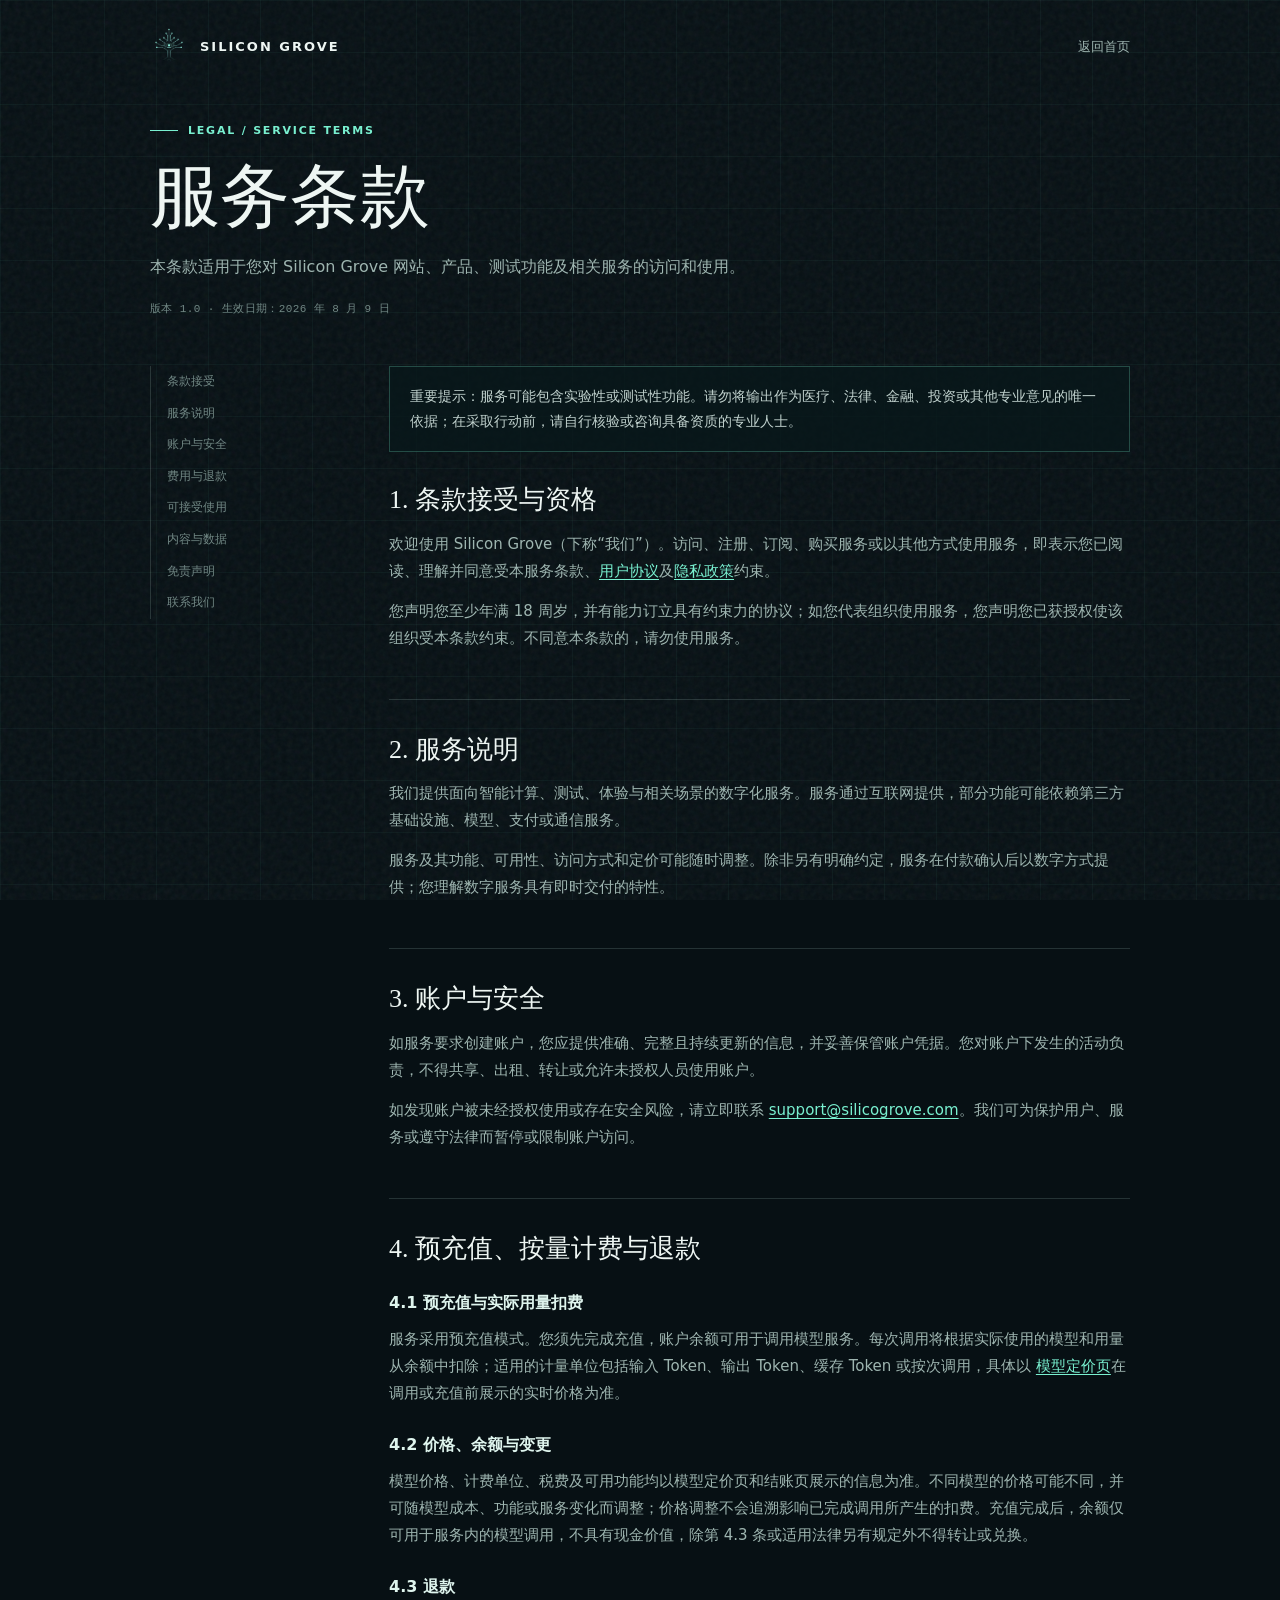
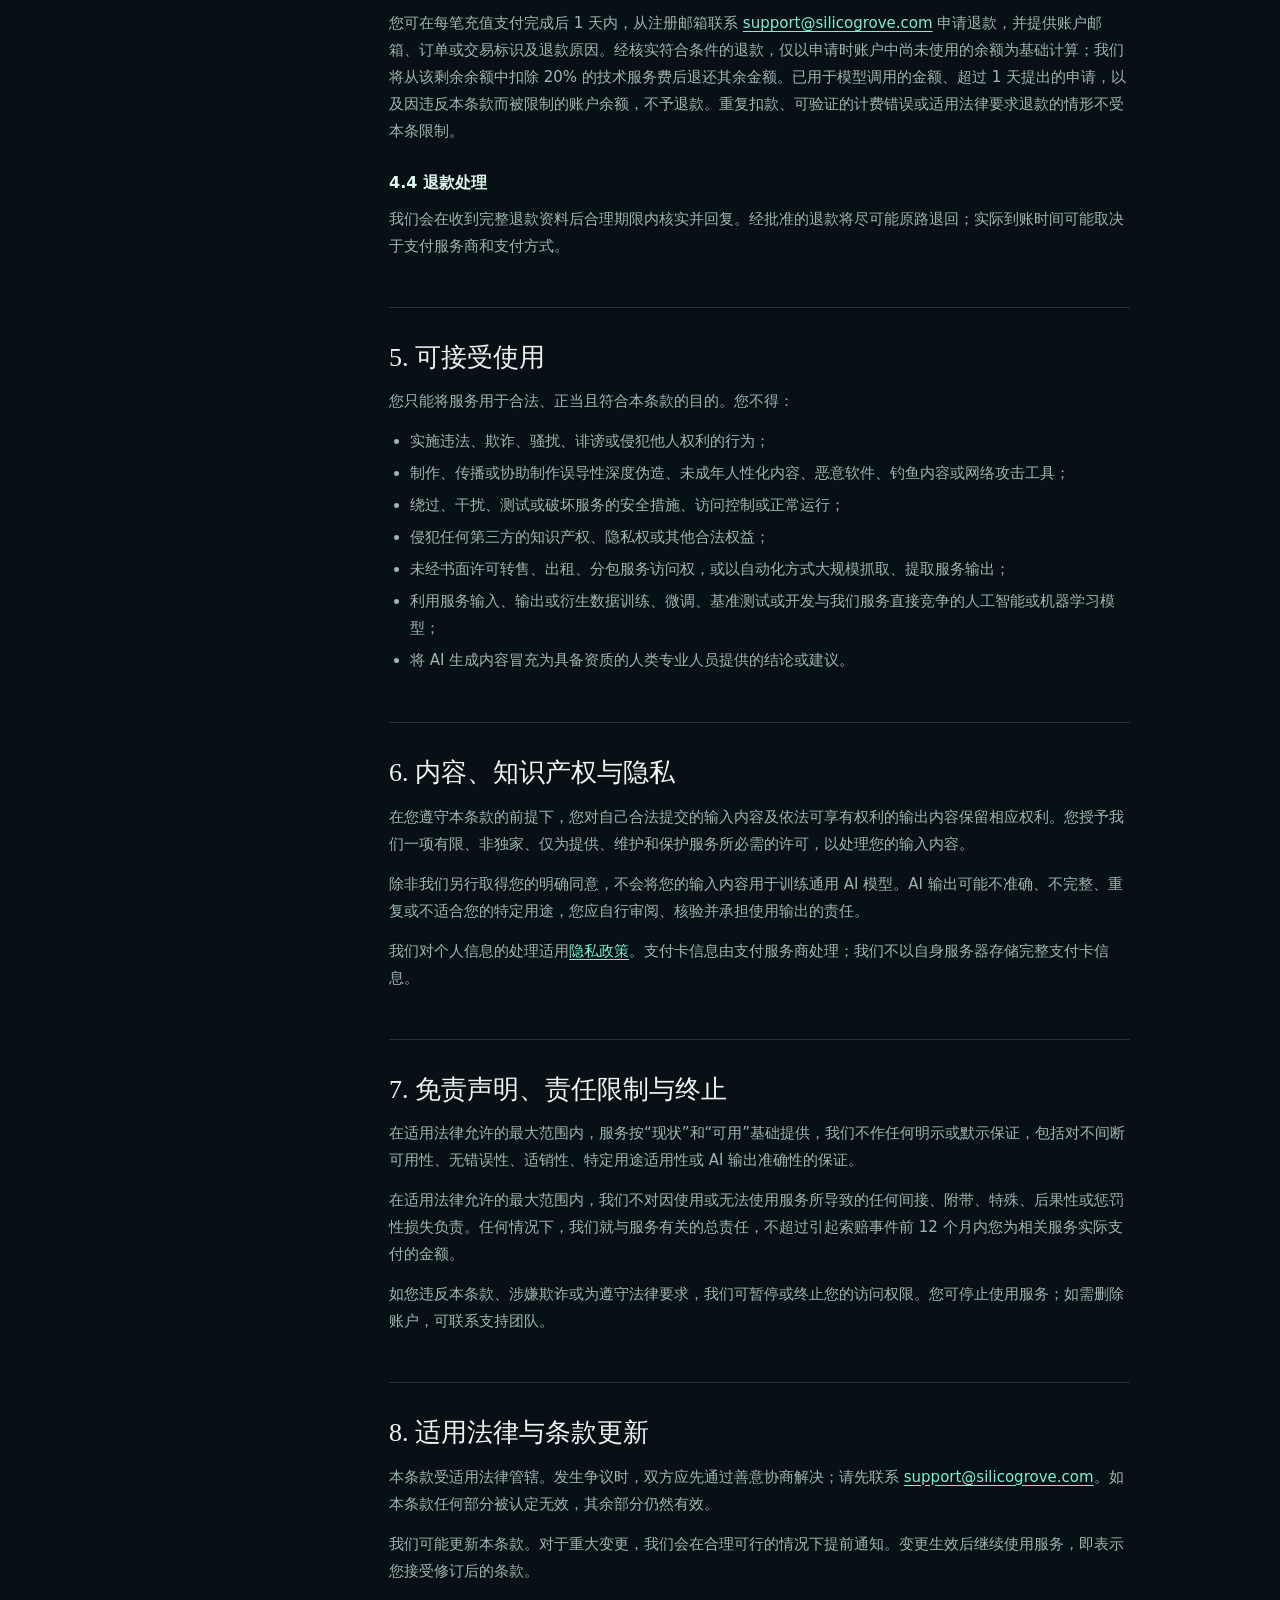
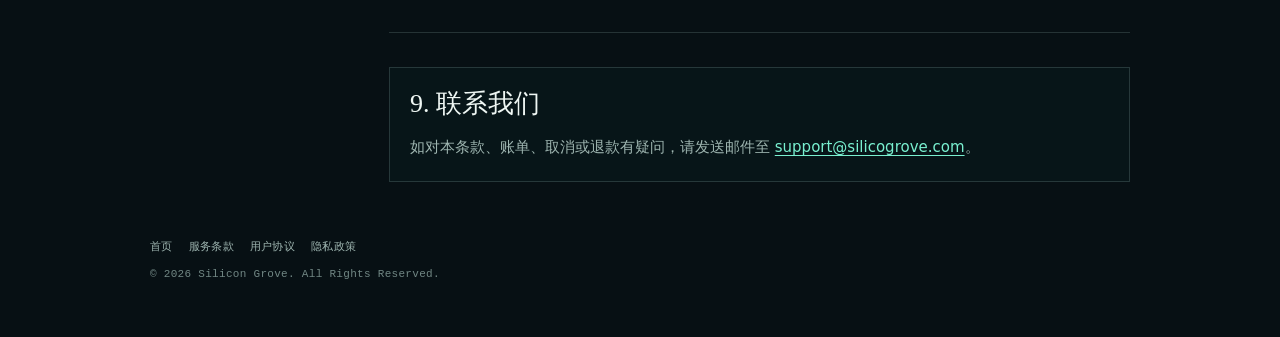
<file: service-terms.html>
<!doctype html>
<html lang="zh-CN">
  <head>
    <meta charset="UTF-8" />
    <meta name="viewport" content="width=device-width, initial-scale=1" />
    <meta name="theme-color" content="#071014" />
    <meta name="description" content="Silicon Grove 服务条款" />
    <link rel="icon" href="/favicon.png" type="image/png" />
    <link rel="stylesheet" href="/legal.css" />
    <title>服务条款 | Silicon Grove</title>
  </head>
  <body>
    <div class="field" aria-hidden="true"></div><div class="grain" aria-hidden="true"></div>
    <div class="shell">
      <header><a class="brand" href="/"><img src="/assets/silicogrove-mark.png" alt="" /><span>SILICON GROVE</span></a><a class="back" href="/">返回首页</a></header>
      <main>
        <section class="hero"><p class="eyebrow">LEGAL / SERVICE TERMS</p><h1>服务条款</h1><p class="lede">本条款适用于您对 Silicon Grove 网站、产品、测试功能及相关服务的访问和使用。</p><p class="meta">版本 1.0 · 生效日期：2026 年 8 月 9 日</p></section>
        <div class="layout">
          <nav class="toc" aria-label="服务条款目录"><a href="#acceptance">条款接受</a><a href="#service">服务说明</a><a href="#accounts">账户与安全</a><a href="#payment">费用与退款</a><a href="#use">可接受使用</a><a href="#content">内容与数据</a><a href="#liability">免责声明</a><a href="#contact">联系我们</a></nav>
          <article class="content">
            <p class="notice">重要提示：服务可能包含实验性或测试性功能。请勿将输出作为医疗、法律、金融、投资或其他专业意见的唯一依据；在采取行动前，请自行核验或咨询具备资质的专业人士。</p>
            <section class="section" id="acceptance"><h2>1. 条款接受与资格</h2><p>欢迎使用 Silicon Grove（下称“我们”）。访问、注册、订阅、购买服务或以其他方式使用服务，即表示您已阅读、理解并同意受本服务条款、<a href="/user-agreement.html">用户协议</a>及<a href="/privacy-policy.html">隐私政策</a>约束。</p><p>您声明您至少年满 18 周岁，并有能力订立具有约束力的协议；如您代表组织使用服务，您声明您已获授权使该组织受本条款约束。不同意本条款的，请勿使用服务。</p></section>
            <section class="section" id="service"><h2>2. 服务说明</h2><p>我们提供面向智能计算、测试、体验与相关场景的数字化服务。服务通过互联网提供，部分功能可能依赖第三方基础设施、模型、支付或通信服务。</p><p>服务及其功能、可用性、访问方式和定价可能随时调整。除非另有明确约定，服务在付款确认后以数字方式提供；您理解数字服务具有即时交付的特性。</p></section>
            <section class="section" id="accounts"><h2>3. 账户与安全</h2><p>如服务要求创建账户，您应提供准确、完整且持续更新的信息，并妥善保管账户凭据。您对账户下发生的活动负责，不得共享、出租、转让或允许未授权人员使用账户。</p><p>如发现账户被未经授权使用或存在安全风险，请立即联系 <a href="mailto:support@silicogrove.com">support@silicogrove.com</a>。我们可为保护用户、服务或遵守法律而暂停或限制账户访问。</p></section>
            <section class="section" id="payment"><h2>4. 预充值、按量计费与退款</h2><h3>4.1 预充值与实际用量扣费</h3><p>服务采用预充值模式。您须先完成充值，账户余额可用于调用模型服务。每次调用将根据实际使用的模型和用量从余额中扣除；适用的计量单位包括输入 Token、输出 Token、缓存 Token 或按次调用，具体以 <a href="https://ai.silicogrove.com/pricing" target="_blank" rel="noopener noreferrer">模型定价页</a>在调用或充值前展示的实时价格为准。</p><h3>4.2 价格、余额与变更</h3><p>模型价格、计费单位、税费及可用功能均以模型定价页和结账页展示的信息为准。不同模型的价格可能不同，并可随模型成本、功能或服务变化而调整；价格调整不会追溯影响已完成调用所产生的扣费。充值完成后，余额仅可用于服务内的模型调用，不具有现金价值，除第 4.3 条或适用法律另有规定外不得转让或兑换。</p><h3>4.3 退款</h3><p>您可在每笔充值支付完成后 1 天内，从注册邮箱联系 <a href="mailto:support@silicogrove.com">support@silicogrove.com</a> 申请退款，并提供账户邮箱、订单或交易标识及退款原因。经核实符合条件的退款，仅以申请时账户中尚未使用的余额为基础计算；我们将从该剩余余额中扣除 20% 的技术服务费后退还其余金额。已用于模型调用的金额、超过 1 天提出的申请，以及因违反本条款而被限制的账户余额，不予退款。重复扣款、可验证的计费错误或适用法律要求退款的情形不受本条限制。</p><h3>4.4 退款处理</h3><p>我们会在收到完整退款资料后合理期限内核实并回复。经批准的退款将尽可能原路退回；实际到账时间可能取决于支付服务商和支付方式。</p></section>
            <section class="section" id="use"><h2>5. 可接受使用</h2><p>您只能将服务用于合法、正当且符合本条款的目的。您不得：</p><ul><li>实施违法、欺诈、骚扰、诽谤或侵犯他人权利的行为；</li><li>制作、传播或协助制作误导性深度伪造、未成年人性化内容、恶意软件、钓鱼内容或网络攻击工具；</li><li>绕过、干扰、测试或破坏服务的安全措施、访问控制或正常运行；</li><li>侵犯任何第三方的知识产权、隐私权或其他合法权益；</li><li>未经书面许可转售、出租、分包服务访问权，或以自动化方式大规模抓取、提取服务输出；</li><li>利用服务输入、输出或衍生数据训练、微调、基准测试或开发与我们服务直接竞争的人工智能或机器学习模型；</li><li>将 AI 生成内容冒充为具备资质的人类专业人员提供的结论或建议。</li></ul></section>
            <section class="section" id="content"><h2>6. 内容、知识产权与隐私</h2><p>在您遵守本条款的前提下，您对自己合法提交的输入内容及依法可享有权利的输出内容保留相应权利。您授予我们一项有限、非独家、仅为提供、维护和保护服务所必需的许可，以处理您的输入内容。</p><p>除非我们另行取得您的明确同意，不会将您的输入内容用于训练通用 AI 模型。AI 输出可能不准确、不完整、重复或不适合您的特定用途，您应自行审阅、核验并承担使用输出的责任。</p><p>我们对个人信息的处理适用<a href="/privacy-policy.html">隐私政策</a>。支付卡信息由支付服务商处理；我们不以自身服务器存储完整支付卡信息。</p></section>
            <section class="section" id="liability"><h2>7. 免责声明、责任限制与终止</h2><p>在适用法律允许的最大范围内，服务按“现状”和“可用”基础提供，我们不作任何明示或默示保证，包括对不间断可用性、无错误性、适销性、特定用途适用性或 AI 输出准确性的保证。</p><p>在适用法律允许的最大范围内，我们不对因使用或无法使用服务所导致的任何间接、附带、特殊、后果性或惩罚性损失负责。任何情况下，我们就与服务有关的总责任，不超过引起索赔事件前 12 个月内您为相关服务实际支付的金额。</p><p>如您违反本条款、涉嫌欺诈或为遵守法律要求，我们可暂停或终止您的访问权限。您可停止使用服务；如需删除账户，可联系支持团队。</p></section>
            <section class="section"><h2>8. 适用法律与条款更新</h2><p>本条款受适用法律管辖。发生争议时，双方应先通过善意协商解决；请先联系 <a href="mailto:support@silicogrove.com">support@silicogrove.com</a>。如本条款任何部分被认定无效，其余部分仍然有效。</p><p>我们可能更新本条款。对于重大变更，我们会在合理可行的情况下提前通知。变更生效后继续使用服务，即表示您接受修订后的条款。</p></section>
            <section class="section contact" id="contact"><h2>9. 联系我们</h2><p>如对本条款、账单、取消或退款有疑问，请发送邮件至 <a href="mailto:support@silicogrove.com">support@silicogrove.com</a>。</p></section>
          </article>
        </div>
      </main>
      <footer><nav><a href="/">首页</a><a href="/service-terms.html">服务条款</a><a href="/user-agreement.html">用户协议</a><a href="/privacy-policy.html">隐私政策</a></nav>© 2026 Silicon Grove. All Rights Reserved.</footer>
    </div>
  </body>
</html>
</file>
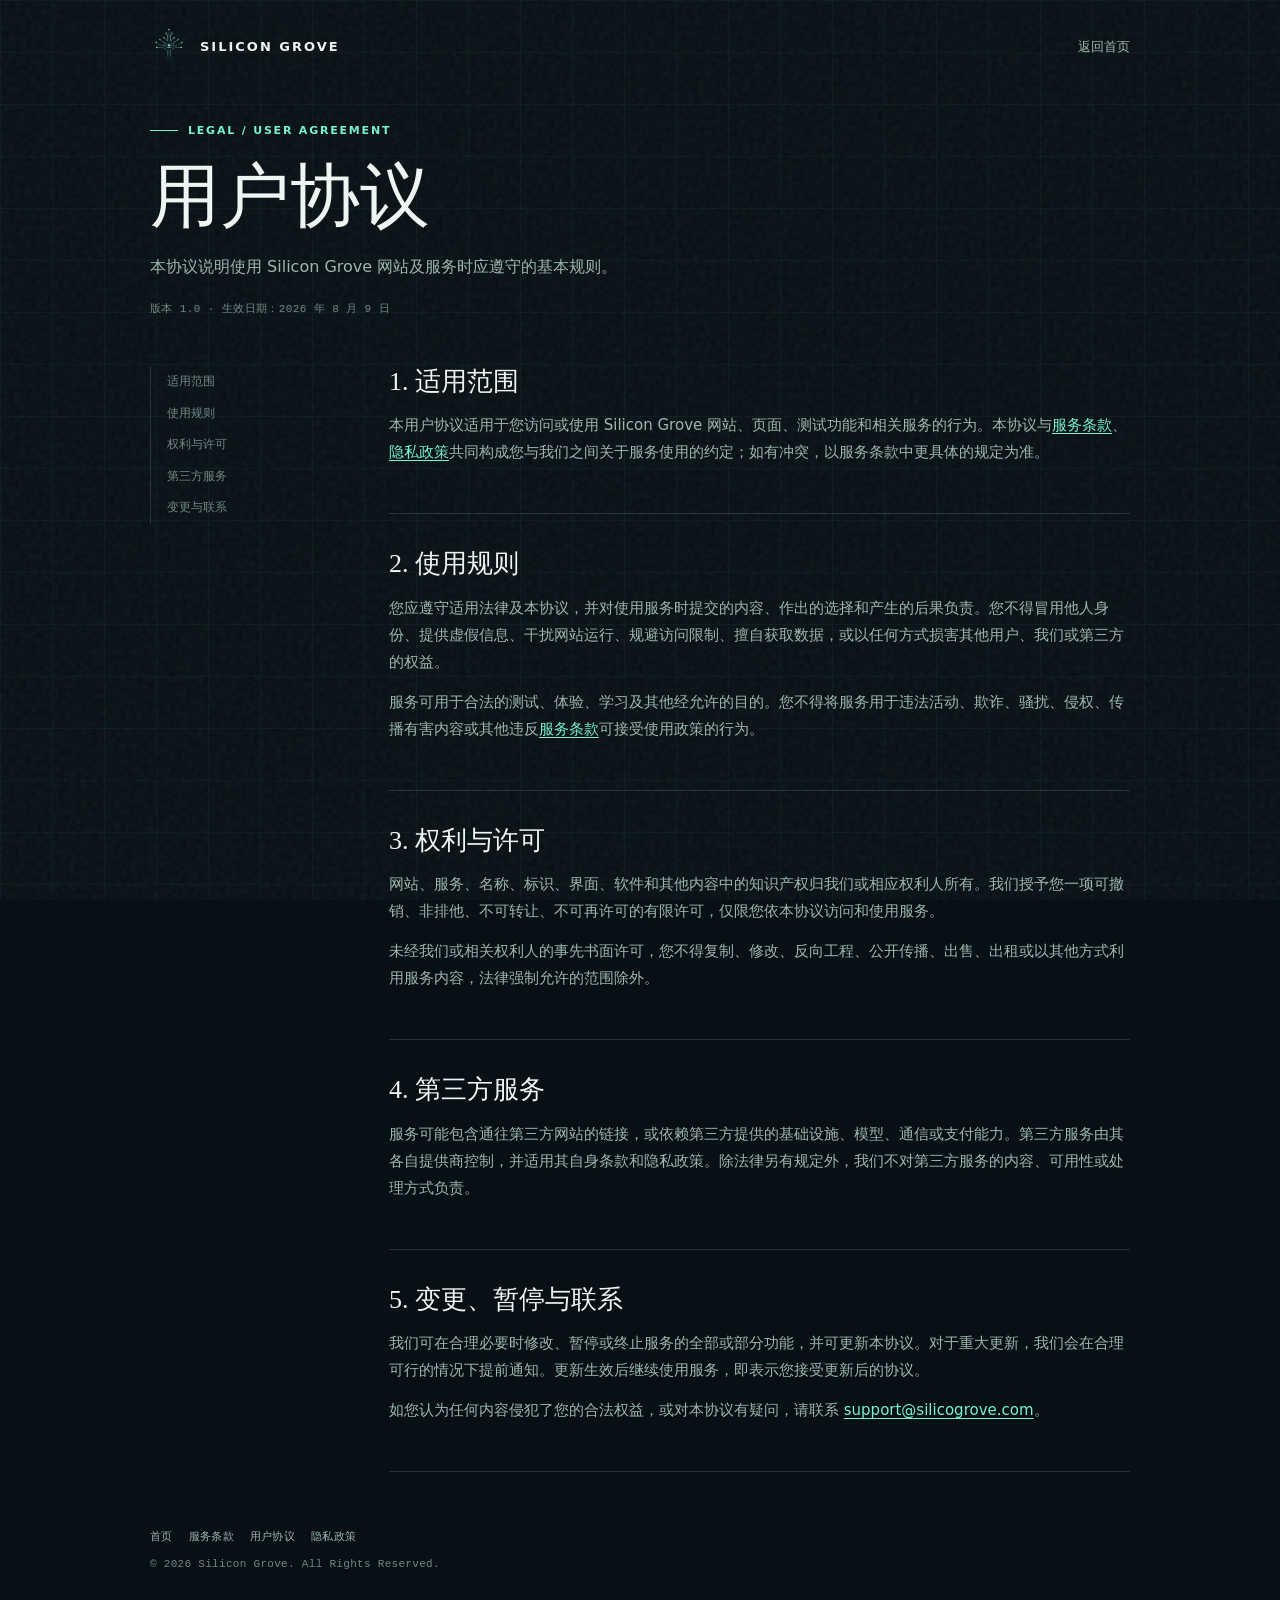
<file: user-agreement.html>
<!doctype html>
<html lang="zh-CN">
  <head><meta charset="UTF-8" /><meta name="viewport" content="width=device-width, initial-scale=1" /><meta name="theme-color" content="#071014" /><meta name="description" content="Silicon Grove 用户协议" /><link rel="icon" href="/favicon.png" type="image/png" /><link rel="stylesheet" href="/legal.css" /><title>用户协议 | Silicon Grove</title></head>
  <body><div class="field" aria-hidden="true"></div><div class="grain" aria-hidden="true"></div><div class="shell">
    <header><a class="brand" href="/"><img src="/assets/silicogrove-mark.png" alt="" /><span>SILICON GROVE</span></a><a class="back" href="/">返回首页</a></header>
    <main><section class="hero"><p class="eyebrow">LEGAL / USER AGREEMENT</p><h1>用户协议</h1><p class="lede">本协议说明使用 Silicon Grove 网站及服务时应遵守的基本规则。</p><p class="meta">版本 1.0 · 生效日期：2026 年 8 月 9 日</p></section>
      <div class="layout"><nav class="toc" aria-label="用户协议目录"><a href="#scope">适用范围</a><a href="#rules">使用规则</a><a href="#rights">权利与许可</a><a href="#third-party">第三方服务</a><a href="#changes">变更与联系</a></nav><article class="content">
        <section class="section" id="scope"><h2>1. 适用范围</h2><p>本用户协议适用于您访问或使用 Silicon Grove 网站、页面、测试功能和相关服务的行为。本协议与<a href="/service-terms.html">服务条款</a>、<a href="/privacy-policy.html">隐私政策</a>共同构成您与我们之间关于服务使用的约定；如有冲突，以服务条款中更具体的规定为准。</p></section>
        <section class="section" id="rules"><h2>2. 使用规则</h2><p>您应遵守适用法律及本协议，并对使用服务时提交的内容、作出的选择和产生的后果负责。您不得冒用他人身份、提供虚假信息、干扰网站运行、规避访问限制、擅自获取数据，或以任何方式损害其他用户、我们或第三方的权益。</p><p>服务可用于合法的测试、体验、学习及其他经允许的目的。您不得将服务用于违法活动、欺诈、骚扰、侵权、传播有害内容或其他违反<a href="/service-terms.html">服务条款</a>可接受使用政策的行为。</p></section>
        <section class="section" id="rights"><h2>3. 权利与许可</h2><p>网站、服务、名称、标识、界面、软件和其他内容中的知识产权归我们或相应权利人所有。我们授予您一项可撤销、非排他、不可转让、不可再许可的有限许可，仅限您依本协议访问和使用服务。</p><p>未经我们或相关权利人的事先书面许可，您不得复制、修改、反向工程、公开传播、出售、出租或以其他方式利用服务内容，法律强制允许的范围除外。</p></section>
        <section class="section" id="third-party"><h2>4. 第三方服务</h2><p>服务可能包含通往第三方网站的链接，或依赖第三方提供的基础设施、模型、通信或支付能力。第三方服务由其各自提供商控制，并适用其自身条款和隐私政策。除法律另有规定外，我们不对第三方服务的内容、可用性或处理方式负责。</p></section>
        <section class="section" id="changes"><h2>5. 变更、暂停与联系</h2><p>我们可在合理必要时修改、暂停或终止服务的全部或部分功能，并可更新本协议。对于重大更新，我们会在合理可行的情况下提前通知。更新生效后继续使用服务，即表示您接受更新后的协议。</p><p>如您认为任何内容侵犯了您的合法权益，或对本协议有疑问，请联系 <a href="mailto:support@silicogrove.com">support@silicogrove.com</a>。</p></section>
      </article></div></main>
    <footer><nav><a href="/">首页</a><a href="/service-terms.html">服务条款</a><a href="/user-agreement.html">用户协议</a><a href="/privacy-policy.html">隐私政策</a></nav>© 2026 Silicon Grove. All Rights Reserved.</footer>
  </div></body>
</html>
</file>
<file: legal.css>
:root {
  color-scheme: dark;
  --ink: #eef6f3;
  --muted: #9eb5b0;
  --quiet: #718784;
  --line: rgba(200, 234, 226, 0.16);
  --aqua: #79f0d0;
  --deep: #071014;
  --panel: rgba(8, 24, 27, 0.76);
}

* { box-sizing: border-box; }
html { scroll-behavior: smooth; }
body {
  min-width: 320px;
  margin: 0;
  color: var(--ink);
  background: var(--deep);
  font-family: Inter, "PingFang SC", "Microsoft YaHei", system-ui, sans-serif;
  line-height: 1.8;
}

.field {
  position: fixed;
  inset: 0;
  z-index: -2;
  background-color: var(--deep);
  background:
    linear-gradient(rgba(121, 240, 208, .045) 1px, transparent 1px),
    linear-gradient(90deg, rgba(121, 240, 208, .045) 1px, transparent 1px);
  background-size: 52px 52px, 52px 52px;
}
.grain {
  position: fixed;
  inset: 0;
  z-index: -1;
  pointer-events: none;
  opacity: .22;
  background-image: url("data:image/svg+xml,%3Csvg viewBox='0 0 180 180' xmlns='http://www.w3.org/2000/svg'%3E%3Cfilter id='n'%3E%3CfeTurbulence type='fractalNoise' baseFrequency='.9' numOctaves='4' stitchTiles='stitch'/%3E%3C/filter%3E%3Crect width='100%25' height='100%25' filter='url(%23n)' opacity='.28'/%3E%3C/svg%3E");
}
.shell { width: min(100% - 40px, 980px); margin: 0 auto; padding: 28px 0 54px; }
header { display: flex; align-items: center; justify-content: space-between; gap: 20px; padding-bottom: 55px; }
.brand { display: inline-flex; align-items: center; gap: 12px; color: var(--ink); text-decoration: none; }
.brand img { width: 38px; height: 38px; object-fit: contain; }
.brand span { font-size: 13px; font-weight: 650; letter-spacing: 2px; }
.back { color: var(--muted); font-size: 13px; text-decoration: none; }
.back:hover { color: var(--aqua); }
.back:focus-visible, a:focus-visible { outline: 2px solid var(--aqua); outline-offset: 4px; }

.hero { max-width: 730px; margin-bottom: 46px; }
.eyebrow { display: flex; align-items: center; gap: 10px; margin: 0 0 18px; color: var(--aqua); font-size: 11px; font-weight: 700; letter-spacing: 1.8px; }
.eyebrow::before { width: 28px; height: 1px; content: ""; background: currentColor; }
h1 { margin: 0; font-family: "Songti SC", "Noto Serif SC", Georgia, serif; font-size: clamp(42px, 6vw, 70px); font-weight: 500; line-height: 1.08; letter-spacing: 0; }
.lede { margin: 19px 0 0; color: var(--muted); font-size: 16px; }
.meta { margin-top: 18px; color: var(--quiet); font-family: ui-monospace, SFMono-Regular, Menlo, monospace; font-size: 11px; letter-spacing: .4px; }

.layout { display: grid; grid-template-columns: 184px minmax(0, 1fr); gap: 55px; align-items: start; }
.toc { position: sticky; top: 26px; border-left: 1px solid var(--line); padding-left: 16px; }
.toc a { display: block; padding: 5px 0; color: var(--quiet); font-size: 12px; text-decoration: none; }
.toc a:hover { color: var(--aqua); }
.content { min-width: 0; }
.notice { margin: 0 0 32px; padding: 17px 20px; border: 1px solid rgba(121, 240, 208, .24); background: var(--panel); color: #c1d2ce; font-size: 14px; }
.section { padding: 0 0 34px; margin-bottom: 34px; border-bottom: 1px solid var(--line); }
.section:last-child { margin-bottom: 0; }
h2 { margin: 0 0 14px; font-family: "Songti SC", "Noto Serif SC", Georgia, serif; font-size: 26px; font-weight: 500; line-height: 1.25; letter-spacing: 0; }
h3 { margin: 24px 0 8px; color: #dff5ee; font-size: 16px; font-weight: 650; }
p { margin: 0 0 13px; color: var(--muted); font-size: 15px; }
ul { margin: 0 0 14px; padding-left: 21px; color: var(--muted); font-size: 15px; }
li + li { margin-top: 5px; }
table { width: 100%; margin: 0 0 14px; border-collapse: collapse; color: var(--muted); font-size: 14px; text-align: left; }
th, td { padding: 11px 12px; border: 1px solid var(--line); vertical-align: top; }
th { color: #dff5ee; font-weight: 650; background: rgba(121, 240, 208, .06); }
.content a { color: var(--aqua); text-underline-offset: 3px; }
.contact { padding: 20px; border: 1px solid var(--line); background: var(--panel); }
.contact p:last-child { margin-bottom: 0; }
footer { margin-top: 56px; color: var(--quiet); font-family: ui-monospace, SFMono-Regular, Menlo, monospace; font-size: 11px; line-height: 1.7; letter-spacing: .3px; }
footer nav { display: flex; flex-wrap: wrap; gap: 8px 16px; margin-bottom: 8px; }
footer a { color: var(--muted); text-decoration: none; }
footer a:hover { color: var(--aqua); }

@media (max-width: 720px) {
  .shell { width: min(100% - 36px, 980px); padding-top: 20px; }
  header { padding-bottom: 40px; }
  .layout { display: block; }
  .toc { position: static; display: flex; flex-wrap: wrap; gap: 4px 14px; margin-bottom: 32px; padding: 0 0 13px; border-width: 0 0 1px; }
  .toc a { padding: 2px 0; }
  h1 { font-size: clamp(39px, 12vw, 56px); }
  h2 { font-size: 24px; }
  table { font-size: 13px; }
  th, td { padding: 9px; }
}
</file>
